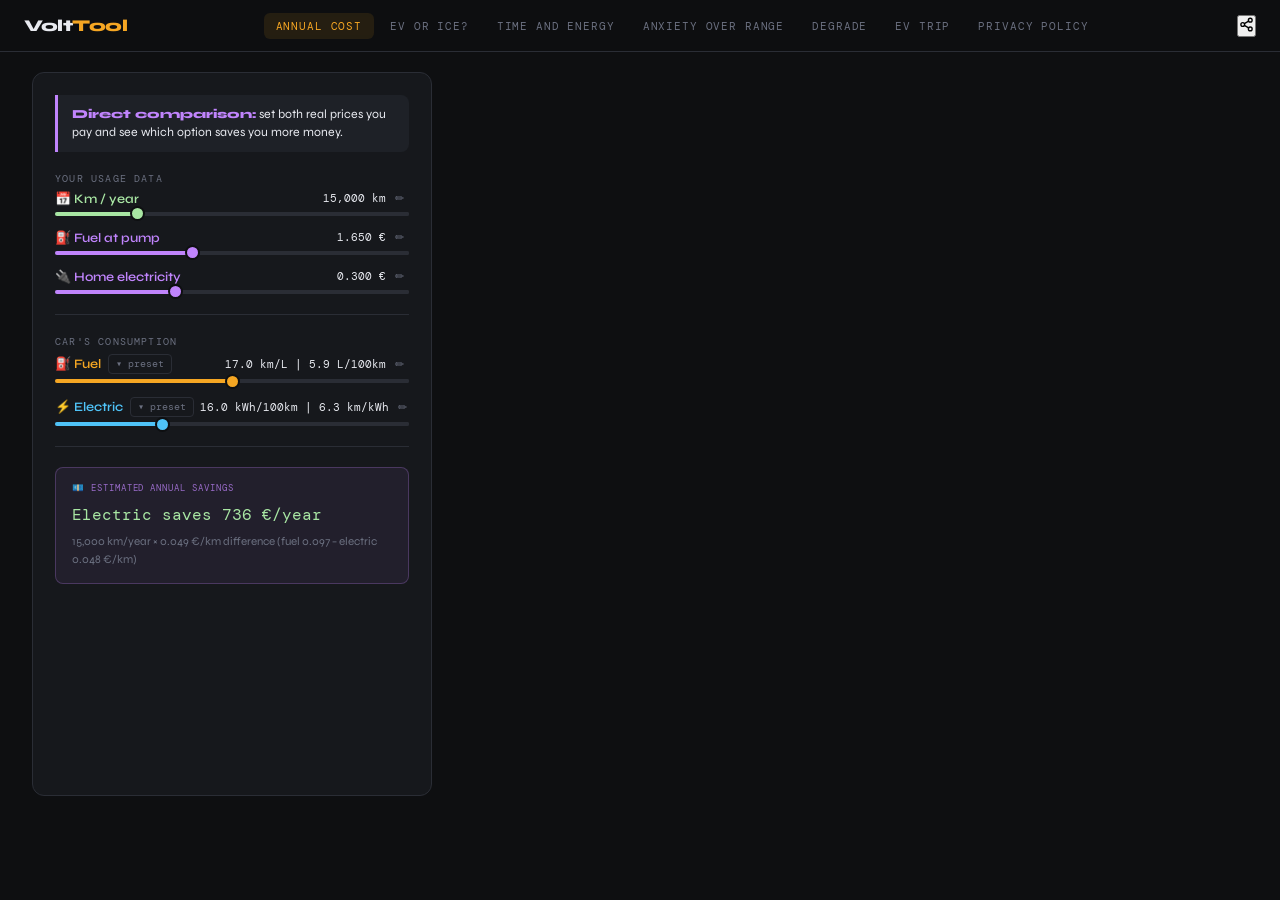
<file: index.html>
<!DOCTYPE html>
<html lang="it">

<head>
  <meta charset="UTF-8" />
  <meta name="viewport" content="width=device-width, initial-scale=1.0" />
  <title>VoltTool</title>
  <link rel="stylesheet" href="assets/css/fonts.css">
  <link rel="stylesheet" href="assets/css/shared.css">
  <script src="assets/js/chart.umd.min.js"></script>
</head>

<body>

  <!-- Nav iniettata da nav.js -->

  <!-- MODAL -->
  <div class="modal-overlay" id="modal-overlay">
    <div class="modal">
      <h3 id="modal-title"></h3>
      <p id="modal-desc"></p>
      <input type="number" id="modal-input" step="any" />
      <div class="modal-actions">
        <button class="btn btn-secondary" id="btn-cancel"></button>
        <button class="btn btn-primary" id="btn-ok"></button>
      </div>
    </div>
  </div>

  <!-- PRESET POPUPS -->
  <div class="preset-popup" id="popup-kml">
    <div class="preset-card" id="pc-kml-city"> <span class="pc-icon">🏙️</span><span class="pc-label"></span><span
        class="pc-value fuel-color">21 km/L</span></div>
    <div class="preset-card" id="pc-kml-mid"> <span class="pc-icon">🚗</span><span class="pc-label"></span><span
        class="pc-value fuel-color">17 km/L</span></div>
    <div class="preset-card" id="pc-kml-sport"> <span class="pc-icon">🏎️</span><span class="pc-label"></span><span
        class="pc-value fuel-color">12 km/L</span></div>
  </div>
  <div class="preset-popup" id="popup-kwh">
    <div class="preset-card" id="pc-kwh-city"> <span class="pc-icon">🏙️</span><span class="pc-label"></span><span
        class="pc-value elec-color">12 kWh/100</span></div>
    <div class="preset-card" id="pc-kwh-extra"> <span class="pc-icon">🛣️</span><span class="pc-label"></span><span
        class="pc-value elec-color">16 kWh/100</span></div>
    <div class="preset-card" id="pc-kwh-auto"> <span class="pc-icon">🛤️</span><span class="pc-label"></span><span
        class="pc-value elec-color">20 kWh/100</span></div>
  </div>

  <div class="app">
    <div class="panel">

      <!-- 1. TESTO GUIDA -->
      <div class="guide-box free-accent" id="guide-box">
        <p id="guide-text"></p>
      </div>

      <!-- 2. KM ANNUI + PREZZI REALI -->
      <div>
        <div class="section-label" id="sec-usage"></div>
        <div class="slider-group">

          <div class="slider-item">
            <div class="slider-header">
              <span class="slider-name neutral-color" id="sl-label-kmanno"></span>
              <div class="slider-value-wrap">
                <span class="slider-value" id="kmanno-display">—</span>
                <button class="edit-btn" onclick="openModal('kmanno')">✏</button>
              </div>
            </div>
            <input type="range" class="neutral" id="sl-kmanno" min="5000" max="50000" step="1000" value="15000">
          </div>

          <div class="slider-item">
            <div class="slider-header">
              <span class="slider-name save-color" id="sl-label-realfuel"></span>
              <div class="slider-value-wrap">
                <span class="slider-value" id="real-fuel-display">—</span>
                <button class="edit-btn" onclick="openModal('realfuel')">✏</button>
              </div>
            </div>
            <input type="range" class="save" id="sl-realfuel" min="0.50" max="3.50" step="0.01" value="1.65">
          </div>

          <div class="slider-item">
            <div class="slider-header">
              <span class="slider-name save-color" id="sl-label-realelec"></span>
              <div class="slider-value-wrap">
                <span class="slider-value" id="real-elec-display">—</span>
                <button class="edit-btn" onclick="openModal('realelec')">✏</button>
              </div>
            </div>
            <input type="range" class="save" id="sl-realelec" min="0.05" max="0.80" step="0.01" value="0.30">
          </div>

        </div>
      </div>

      <hr class="section-divider">

      <!-- 3. CONSUMI -->
      <div>
        <div class="section-label" id="sec-consumption"></div>
        <div class="slider-group">

          <div class="slider-item">
            <div class="slider-header">
              <span class="slider-name fuel-color">
                <span id="sl-label-fuel"></span>
                <div class="preset-wrapper">
                  <button class="preset-btn" onclick="togglePopup('popup-kml',this)">▾ preset</button>
                </div>
              </span>
              <div class="slider-value-wrap">
                <span class="slider-value" id="kml-display">—</span>
                <button class="edit-btn" onclick="openModal('kml')">✏</button>
              </div>
            </div>
            <input type="range" class="fuel" id="sl-kml" min="4" max="30" step="0.5" value="17">
          </div>

          <div class="slider-item">
            <div class="slider-header">
              <span class="slider-name elec-color">
                <span id="sl-label-elec"></span>
                <div class="preset-wrapper">
                  <button class="preset-btn" onclick="togglePopup('popup-kwh',this)">▾ preset</button>
                </div>
              </span>
              <div class="slider-value-wrap">
                <span class="slider-value" id="kwh-display">—</span>
                <button class="edit-btn" onclick="openModal('kwh')">✏</button>
              </div>
            </div>
            <input type="range" class="elec" id="sl-kwh" min="8" max="35" step="0.5" value="16">
          </div>

        </div>
      </div>

      <hr class="section-divider">

      <!-- 4. BOX RISULTATO -->
      <div class="result-box free-mode" id="result-box">
        <div class="rb-label purple" id="rb-sv-label"></div>
        <div class="rb-main" id="rb-sv-value">—</div>
        <div class="rb-note" id="rb-sv-note">—</div>
      </div>

    </div>

  </div>

  <!-- i18n deve stare prima di nav.js e del resto -->
  <script src="assets/js/i18n.js"></script>
  <script src="assets/js/nav.js"></script>
  <script>
    // ═══════════════════════════════════════════════════════════════
    // Applica testi i18n statici
    // ═══════════════════════════════════════════════════════════════
    document.title = t.pageTitle;
    document.getElementById('guide-text').innerHTML = t.guideFree;
    document.getElementById('sec-usage').textContent = t.secUsage;
    document.getElementById('sec-consumption').textContent = t.secConsumption;
    document.getElementById('sl-label-kmanno').textContent = t.slKmAnno;
    document.getElementById('sl-label-realfuel').textContent = t.slRealFuel;
    document.getElementById('sl-label-realelec').textContent = t.slRealElec;
    document.getElementById('sl-label-fuel').textContent = t.slFuel;
    document.getElementById('sl-label-elec').textContent = t.slElec;
    document.getElementById('rb-sv-label').textContent = t.rbSvLabel;
    document.getElementById('btn-ok').textContent = t.btnOk;
    document.getElementById('btn-cancel').textContent = t.btnCancel;

    // preset labels
    document.querySelector('#pc-kml-city  .pc-label').textContent = t.presetKmlCity;
    document.querySelector('#pc-kml-mid   .pc-label').textContent = t.presetKmlMid;
    document.querySelector('#pc-kml-sport .pc-label').textContent = t.presetKmlSport;
    document.querySelector('#pc-kwh-city  .pc-label').textContent = t.presetKwhCity;
    document.querySelector('#pc-kwh-extra .pc-label').textContent = t.presetKwhExtra;
    document.querySelector('#pc-kwh-auto  .pc-label').textContent = t.presetKwhAuto;

    // preset onclick (collegato ora che t è disponibile)
    document.getElementById('pc-kml-city').onclick = () => applyPreset('kml', 21);
    document.getElementById('pc-kml-mid').onclick = () => applyPreset('kml', 17);
    document.getElementById('pc-kml-sport').onclick = () => applyPreset('kml', 12);
    document.getElementById('pc-kwh-city').onclick = () => applyPreset('kwh', 12);
    document.getElementById('pc-kwh-extra').onclick = () => applyPreset('kwh', 16);
    document.getElementById('pc-kwh-auto').onclick = () => applyPreset('kwh', 20);

    // ═══════════════════════════════════════════════════════════════
    // Intl formatting
    // ═══════════════════════════════════════════════════════════════
    const fmtP3 = new Intl.NumberFormat(navigator.language, { minimumFractionDigits: 3, maximumFractionDigits: 3 });
    const fmtP1 = new Intl.NumberFormat(navigator.language, { minimumFractionDigits: 1, maximumFractionDigits: 1 });
    const fmtInt = new Intl.NumberFormat(navigator.language, { maximumFractionDigits: 0 });

    // ═══════════════════════════════════════════════════════════════
    // State + localStorage
    // ═══════════════════════════════════════════════════════════════
    const STORAGE_KEY = 'volttool_v4';
    const defaults = { kml: 17, kwh100: 16, realFuel: 1.65, realElec: 0.30, kmAnno: 15000 };
    function loadState() { try { const r = localStorage.getItem(STORAGE_KEY); if (r) return { ...defaults, ...JSON.parse(r) }; } catch (e) { } return { ...defaults }; }
    function saveState() { try { localStorage.setItem(STORAGE_KEY, JSON.stringify(state)); } catch (e) { } }

    const state = loadState();

    // ═══════════════════════════════════════════════════════════════
    // DOM refs
    // ═══════════════════════════════════════════════════════════════
    const slKml = document.getElementById('sl-kml');
    const slKwh = document.getElementById('sl-kwh');
    const slKmAnno = document.getElementById('sl-kmanno');
    const slRealFuel = document.getElementById('sl-realfuel');
    const slRealElec = document.getElementById('sl-realelec');

    // ═══════════════════════════════════════════════════════════════
    // Slider fill
    // ═══════════════════════════════════════════════════════════════
    function updateTrack(el) {
      const item = el.closest('.slider-item');
      if (item && item.style.display === 'none') return;
      const pct = (parseFloat(el.value) - parseFloat(el.min)) / (parseFloat(el.max) - parseFloat(el.min)) * 100;
      el.style.setProperty('--pct', pct + '%');
    }

    // ═══════════════════════════════════════════════════════════════
    // updateUI
    // ═══════════════════════════════════════════════════════════════
    function updateUI() {
      state.kml = parseFloat(slKml.value);
      state.kwh100 = parseFloat(slKwh.value);
      state.kmAnno = parseFloat(slKmAnno.value);
      state.realFuel = parseFloat(slRealFuel.value);
      state.realElec = parseFloat(slRealElec.value);

      [slKml, slKwh, slKmAnno, slRealFuel, slRealElec].forEach(updateTrack);

      document.getElementById('kml-display').textContent =
        `${fmtP1.format(state.kml)} ${t.unitKml} | ${fmtP1.format(100 / state.kml)} ${t.unitL100}`;
      document.getElementById('kwh-display').textContent =
        `${fmtP1.format(state.kwh100)} ${t.unitKwhKm} | ${fmtP1.format(100 / state.kwh100)} ${t.unitKmKwh}`;
      document.getElementById('real-fuel-display').textContent = fmtP3.format(state.realFuel) + ' €';
      document.getElementById('real-elec-display').textContent = fmtP3.format(state.realElec) + ' €';
      document.getElementById('kmanno-display').textContent = fmtInt.format(state.kmAnno) + ' km';

      const cpkmRealFuel = (1 / state.kml) * state.realFuel;
      const cpkmRealElec = (state.kwh100 / 100) * state.realElec;
      const diffPerKm = cpkmRealFuel - cpkmRealElec;
      const risparmio = diffPerKm * state.kmAnno;
      const absRisp = Math.abs(risparmio);
      const svEl = document.getElementById('rb-sv-value');
      const kmF = fmtInt.format(state.kmAnno);
      const cfF = fmtP3.format(cpkmRealFuel);
      const ceF = fmtP3.format(cpkmRealElec);
      const diffF = fmtP3.format(Math.abs(diffPerKm));
      const rispF = fmtInt.format(Math.round(absRisp));

      if (Math.abs(risparmio) < 0.50) {
        svEl.textContent = t.svZero;
        svEl.className = 'rb-main zero';
        document.getElementById('rb-sv-note').textContent = t.svNoteZero;
      } else if (diffPerKm > 0) {
        svEl.textContent = t.svElecWins(rispF);
        svEl.className = 'rb-main elec-save';
        document.getElementById('rb-sv-note').textContent = t.svNoteElec(kmF, cfF, ceF, diffF);
      } else {
        svEl.textContent = t.svFuelWins(rispF);
        svEl.className = 'rb-main fuel-save';
        document.getElementById('rb-sv-note').textContent = t.svNoteFuel(kmF, cfF, ceF, diffF);
      }

    }

    // ═══════════════════════════════════════════════════════════════
    // Preset popup
    // ═══════════════════════════════════════════════════════════════
    let activePopup = null;
    function togglePopup(popupId, btn) {
      const popup = document.getElementById(popupId);
      if (activePopup && activePopup !== popup) activePopup.classList.remove('open');
      if (popup.classList.contains('open')) { popup.classList.remove('open'); activePopup = null; return; }
      const rect = btn.getBoundingClientRect();
      popup.style.top = (rect.bottom + 6) + 'px';
      popup.style.left = rect.left + 'px';
      popup.classList.add('open');
      activePopup = popup;
    }
    function applyPreset(field, value) {
      if (field === 'kml') { state.kml = value; slKml.value = Math.max(4, Math.min(30, value)); }
      if (field === 'kwh') { state.kwh100 = value; slKwh.value = Math.max(8, Math.min(35, value)); }
      if (activePopup) { activePopup.classList.remove('open'); activePopup = null; }
      updateUI(); saveState();
    }
    document.addEventListener('click', e => {
      if (activePopup && !activePopup.contains(e.target) && !e.target.classList.contains('preset-btn')) {
        activePopup.classList.remove('open'); activePopup = null;
      }
    });

    // ═══════════════════════════════════════════════════════════════
    // Modal
    // ═══════════════════════════════════════════════════════════════
    let modalTarget = null;
    const modalCfg = {
      kml: { title: () => t.modalTitleKml, desc: () => t.modalDescKml, min: 1, max: 200, step: 0.1, stateKey: 'kml', slid: () => slKml, slidMin: 4, slidMax: 30 },
      kwh: { title: () => t.modalTitleKwh, desc: () => t.modalDescKwh, min: 1, max: 200, step: 0.1, stateKey: 'kwh100', slid: () => slKwh, slidMin: 8, slidMax: 35 },
      kmanno: { title: () => t.modalTitleKmanno, desc: () => t.modalDescKmanno, min: 1000, max: 500000, step: 1000, stateKey: 'kmAnno', slid: () => slKmAnno, slidMin: 5000, slidMax: 50000 },
      realfuel: { title: () => t.modalTitleRFuel, desc: () => t.modalDescRFuel, min: 0.001, max: 50, step: 0.001, stateKey: 'realFuel', slid: () => slRealFuel, slidMin: 0.5, slidMax: 3.5 },
      realelec: { title: () => t.modalTitleRElec, desc: () => t.modalDescRElec, min: 0.001, max: 50, step: 0.001, stateKey: 'realElec', slid: () => slRealElec, slidMin: 0.05, slidMax: 0.8 },
    };
    function openModal(target) {
      modalTarget = target;
      const cfg = modalCfg[target];
      document.getElementById('modal-title').textContent = cfg.title();
      document.getElementById('modal-desc').textContent = cfg.desc();
      const inp = document.getElementById('modal-input');
      inp.min = cfg.min; inp.max = cfg.max; inp.step = cfg.step; inp.value = state[cfg.stateKey];
      document.getElementById('modal-overlay').classList.add('open');
      setTimeout(() => { inp.focus(); inp.select(); }, 60);
    }
    function closeModal() { document.getElementById('modal-overlay').classList.remove('open'); modalTarget = null; }
    function confirmModal() {
      if (!modalTarget) return;
      const cfg = modalCfg[modalTarget];
      let val = parseFloat(document.getElementById('modal-input').value);
      if (isNaN(val)) { closeModal(); return; }
      val = Math.max(cfg.min, val);
      state[cfg.stateKey] = val;
      cfg.slid().value = Math.max(cfg.slidMin, Math.min(cfg.slidMax, val));
      closeModal(); updateUI(); saveState();
    }
    document.getElementById('modal-overlay').addEventListener('click', e => { if (e.target === e.currentTarget) closeModal(); });
    document.addEventListener('keydown', e => { if (e.key === 'Escape') closeModal(); });
    document.getElementById('modal-input').addEventListener('keydown', e => { if (e.key === 'Enter') confirmModal(); });
    document.getElementById('btn-ok').addEventListener('click', confirmModal);
    document.getElementById('btn-cancel').addEventListener('click', closeModal);

    // ═══════════════════════════════════════════════════════════════
    // Event listeners + Init
    // ═══════════════════════════════════════════════════════════════
    [slKml, slKwh, slKmAnno, slRealFuel, slRealElec].forEach(sl => {
      sl.addEventListener('input', updateUI);
      sl.addEventListener('change', () => { saveState(); });
    });

    slKml.value = Math.max(4, Math.min(30, state.kml));
    slKwh.value = Math.max(8, Math.min(35, state.kwh100));
    slKmAnno.value = Math.max(5000, Math.min(50000, state.kmAnno));
    slRealFuel.value = Math.max(0.5, Math.min(3.5, state.realFuel));
    slRealElec.value = Math.max(0.05, Math.min(0.8, state.realElec));

    updateUI();
    saveState();
  </script>
</body>

</html>
</file>
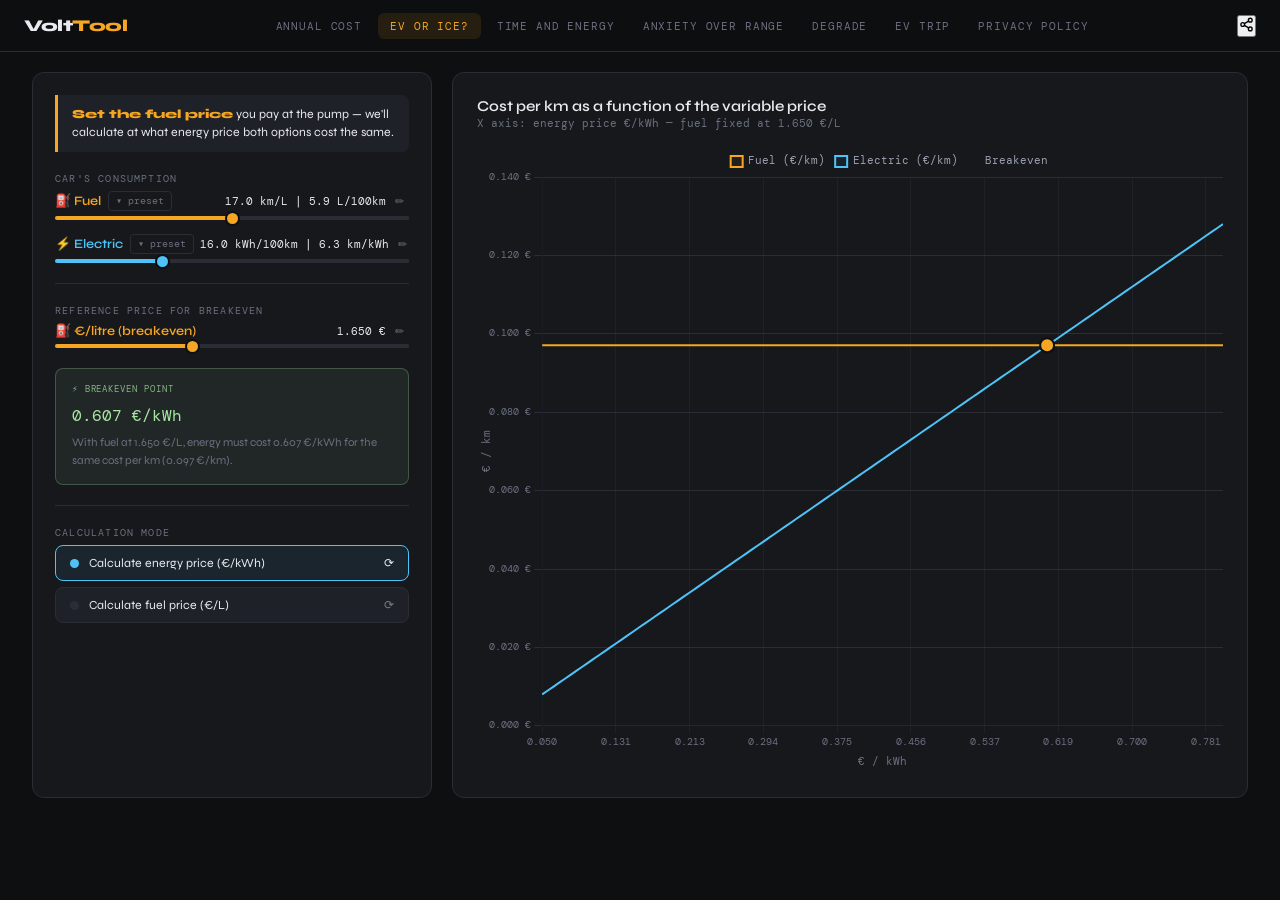
<file: breakeven.html>
<!DOCTYPE html>
<html lang="it">

<head>
  <meta charset="UTF-8" />
  <meta name="viewport" content="width=device-width, initial-scale=1.0" />
  <title>VoltTool</title>
  <link rel="stylesheet" href="assets/css/fonts.css">
  <link rel="stylesheet" href="assets/css/shared.css">
  <script src="assets/js/chart.umd.min.js"></script>
</head>

<body>

  <!-- Nav iniettata da nav.js -->

  <!-- MODAL -->
  <div class="modal-overlay" id="modal-overlay">
    <div class="modal">
      <h3 id="modal-title"></h3>
      <p id="modal-desc"></p>
      <input type="number" id="modal-input" step="any" />
      <div class="modal-actions">
        <button class="btn btn-secondary" id="btn-cancel"></button>
        <button class="btn btn-primary" id="btn-ok"></button>
      </div>
    </div>
  </div>

  <!-- PRESET POPUPS -->
  <div class="preset-popup" id="popup-kml">
    <div class="preset-card" id="pc-kml-city"> <span class="pc-icon">🏙️</span><span class="pc-label"></span><span
        class="pc-value fuel-color">21 km/L</span></div>
    <div class="preset-card" id="pc-kml-mid"> <span class="pc-icon">🚗</span><span class="pc-label"></span><span
        class="pc-value fuel-color">17 km/L</span></div>
    <div class="preset-card" id="pc-kml-sport"> <span class="pc-icon">🏎️</span><span class="pc-label"></span><span
        class="pc-value fuel-color">12 km/L</span></div>
  </div>
  <div class="preset-popup" id="popup-kwh">
    <div class="preset-card" id="pc-kwh-city"> <span class="pc-icon">🏙️</span><span class="pc-label"></span><span
        class="pc-value elec-color">12 kWh/100</span></div>
    <div class="preset-card" id="pc-kwh-extra"> <span class="pc-icon">🛣️</span><span class="pc-label"></span><span
        class="pc-value elec-color">16 kWh/100</span></div>
    <div class="preset-card" id="pc-kwh-auto"> <span class="pc-icon">🛤️</span><span class="pc-label"></span><span
        class="pc-value elec-color">20 kWh/100</span></div>
  </div>

  <div class="app">
    <div class="panel">

      <!-- 1. TESTO GUIDA -->
      <div class="guide-box" id="guide-box">
        <p id="guide-text"></p>
      </div>

      <!-- 2. CONSUMI -->
      <div>
        <div class="section-label" id="sec-consumption"></div>
        <div class="slider-group">

          <div class="slider-item">
            <div class="slider-header">
              <span class="slider-name fuel-color">
                <span id="sl-label-fuel"></span>
                <div class="preset-wrapper">
                  <button class="preset-btn" onclick="togglePopup('popup-kml',this)">▾ preset</button>
                </div>
              </span>
              <div class="slider-value-wrap">
                <span class="slider-value" id="kml-display">—</span>
                <button class="edit-btn" onclick="openModal('kml')">✏</button>
              </div>
            </div>
            <input type="range" class="fuel" id="sl-kml" min="4" max="30" step="0.5" value="17">
          </div>

          <div class="slider-item">
            <div class="slider-header">
              <span class="slider-name elec-color">
                <span id="sl-label-elec"></span>
                <div class="preset-wrapper">
                  <button class="preset-btn" onclick="togglePopup('popup-kwh',this)">▾ preset</button>
                </div>
              </span>
              <div class="slider-value-wrap">
                <span class="slider-value" id="kwh-display">—</span>
                <button class="edit-btn" onclick="openModal('kwh')">✏</button>
              </div>
            </div>
            <input type="range" class="elec" id="sl-kwh" min="8" max="35" step="0.5" value="16">
          </div>

        </div>
      </div>

      <hr class="section-divider">

      <!-- 3. PREZZI BREAKEVEN -->
      <div id="section-breakeven-prices">
        <div class="section-label" id="sec-breakeven"></div>
        <div class="slider-group">

          <div class="slider-item" id="item-pfuel">
            <div class="slider-header">
              <span class="slider-name fuel-color" id="sl-label-pfuel"></span>
              <div class="slider-value-wrap">
                <span class="slider-value" id="price-fuel-display">—</span>
                <button class="edit-btn" id="edit-pfuel-btn" onclick="openModal('pfuel')">✏</button>
              </div>
            </div>
            <input type="range" class="fuel" id="sl-pfuel" min="0.50" max="3.50" step="0.01" value="1.65">
          </div>

          <div class="slider-item" id="item-pelec">
            <div class="slider-header">
              <span class="slider-name elec-color" id="sl-label-pelec"></span>
              <div class="slider-value-wrap">
                <span class="slider-value" id="price-elec-display">—</span>
                <button class="edit-btn" id="edit-pelec-btn" onclick="openModal('pelec')">✏</button>
              </div>
            </div>
            <input type="range" class="elec" id="sl-pelec" min="0.05" max="0.80" step="0.01" value="0.30">
          </div>

        </div>
      </div>

      <!-- 4. BOX RISULTATO -->
      <div class="result-box breakeven" id="result-box">
        <div class="rb-label green" id="rb-be-label"></div>
        <div class="rb-main green" id="rb-be-value">—</div>
        <div class="rb-note" id="rb-be-note">—</div>
      </div>

      <!-- 5. MODALITÀ -->
      <hr class="section-divider">
      <div>
        <div class="section-label" id="sec-mode"></div>
        <div class="mode-group">
          <button class="mode-btn" id="mode-elec" onclick="setMode('elec')">
            <span class="dot"></span><span id="mode-elec-label"></span><span class="mode-icon">⟳</span>
          </button>
          <button class="mode-btn" id="mode-fuel" onclick="setMode('fuel')">
            <span class="dot"></span><span id="mode-fuel-label"></span><span class="mode-icon">⟳</span>
          </button>
        </div>
      </div>

    </div>

    <!-- CHART -->
    <div class="chart-panel">
      <div>
        <div class="chart-title" id="chart-title"></div>
        <div class="chart-subtitle" id="chart-subtitle">—</div>
      </div>
      <div class="chart-container" id="chart-container">
        <canvas id="myChart"></canvas>
      </div>
      <div class="chart-placeholder" id="chart-placeholder" style="display:none;">
        <p id="chart-placeholder-text"></p>
      </div>
    </div>
  </div>

  <!-- i18n deve stare prima di nav.js e del resto -->
  <script src="assets/js/i18n.js"></script>
  <script src="assets/js/nav.js"></script>
  <script>
    // ═══════════════════════════════════════════════════════════════
    // Applica testi i18n statici
    // ═══════════════════════════════════════════════════════════════
    document.title = t.pageTitle;
    document.getElementById('sec-consumption').textContent = t.secConsumption;
    document.getElementById('sec-breakeven').textContent = t.secBreakeven;
    document.getElementById('sec-mode').textContent = t.secMode;
    document.getElementById('sl-label-fuel').textContent = t.slFuel;
    document.getElementById('sl-label-elec').textContent = t.slElec;
    document.getElementById('sl-label-pfuel').textContent = t.slPFuel;
    document.getElementById('sl-label-pelec').textContent = t.slPElec;
    document.getElementById('rb-be-label').textContent = t.rbBeLabel;
    document.getElementById('mode-elec-label').textContent = t.modeElec;
    document.getElementById('mode-fuel-label').textContent = t.modeFuel;
    document.getElementById('chart-title').textContent = t.chartTitle;
    document.getElementById('chart-placeholder-text').textContent = t.chartPlaceholder;
    document.getElementById('btn-ok').textContent = t.btnOk;
    document.getElementById('btn-cancel').textContent = t.btnCancel;

    // preset labels
    document.querySelector('#pc-kml-city  .pc-label').textContent = t.presetKmlCity;
    document.querySelector('#pc-kml-mid   .pc-label').textContent = t.presetKmlMid;
    document.querySelector('#pc-kml-sport .pc-label').textContent = t.presetKmlSport;
    document.querySelector('#pc-kwh-city  .pc-label').textContent = t.presetKwhCity;
    document.querySelector('#pc-kwh-extra .pc-label').textContent = t.presetKwhExtra;
    document.querySelector('#pc-kwh-auto  .pc-label').textContent = t.presetKwhAuto;

    // preset onclick (collegato ora che t è disponibile)
    document.getElementById('pc-kml-city').onclick = () => applyPreset('kml', 21);
    document.getElementById('pc-kml-mid').onclick = () => applyPreset('kml', 17);
    document.getElementById('pc-kml-sport').onclick = () => applyPreset('kml', 12);
    document.getElementById('pc-kwh-city').onclick = () => applyPreset('kwh', 12);
    document.getElementById('pc-kwh-extra').onclick = () => applyPreset('kwh', 16);
    document.getElementById('pc-kwh-auto').onclick = () => applyPreset('kwh', 20);

    // ═══════════════════════════════════════════════════════════════
    // Intl formatting
    // ═══════════════════════════════════════════════════════════════
    const fmtP3 = new Intl.NumberFormat(navigator.language, { minimumFractionDigits: 3, maximumFractionDigits: 3 });
    const fmtP1 = new Intl.NumberFormat(navigator.language, { minimumFractionDigits: 1, maximumFractionDigits: 1 });
    const fmtInt = new Intl.NumberFormat(navigator.language, { maximumFractionDigits: 0 });

    // ═══════════════════════════════════════════════════════════════
    // State + localStorage
    // ═══════════════════════════════════════════════════════════════
    const STORAGE_KEY = 'volttool_v4';
    const defaults = { kml: 17, kwh100: 16, pFuel: 1.65, pElec: 0.30, mode: 'elec' };
    function loadState() { try { const r = localStorage.getItem(STORAGE_KEY); if (r) return { ...defaults, ...JSON.parse(r) }; } catch (e) { } return { ...defaults }; }
    function saveState() { try { localStorage.setItem(STORAGE_KEY, JSON.stringify(state)); } catch (e) { } }

    const state = loadState();
    let mode = state.mode;

    // ═══════════════════════════════════════════════════════════════
    // DOM refs
    // ═══════════════════════════════════════════════════════════════
    const slKml = document.getElementById('sl-kml');
    const slKwh = document.getElementById('sl-kwh');
    const slPFuel = document.getElementById('sl-pfuel');
    const slPElec = document.getElementById('sl-pelec');

    // ═══════════════════════════════════════════════════════════════
    // Chart
    // ═══════════════════════════════════════════════════════════════
    const CHART_STEPS = 120;
    const RANGE_DEFAULTS = { elec: { xMin: 0.05, xMax: 0.80 }, fuel: { xMin: 0.50, xMax: 3.50 } };
    let chartRange = { xMin: null, xMax: null, axis: null };

    function getStableRange(breakEven, axis) {
      if (chartRange.axis !== axis || chartRange.xMin === null) chartRange = { ...RANGE_DEFAULTS[axis], axis };
      const span = chartRange.xMax - chartRange.xMin;
      if (breakEven < chartRange.xMin + span * 0.15) chartRange.xMin = Math.max(0.001, breakEven - span * 0.4);
      if (breakEven > chartRange.xMax - span * 0.15) chartRange.xMax = breakEven + span * 0.4;
      return { xMin: chartRange.xMin, xMax: chartRange.xMax, step: (chartRange.xMax - chartRange.xMin) / CHART_STEPS };
    }
    function resetChartRange() { chartRange = { xMin: null, xMax: null, axis: null }; }

    const chart = new Chart(document.getElementById('myChart').getContext('2d'), {
      type: 'line',
      data: { labels: [], datasets: [] },
      options: {
        responsive: true, maintainAspectRatio: false,
        animation: { duration: 150 },
        interaction: { mode: 'index', intersect: false },
        plugins: {
          legend: { labels: { color: '#9aa0b0', font: { family: 'DM Mono', size: 11 }, boxWidth: 12 } },
          tooltip: {
            backgroundColor: '#1e2127', borderColor: '#2a2d35', borderWidth: 1,
            titleColor: '#e8eaf0', bodyColor: '#9aa0b0',
            titleFont: { family: 'DM Mono', size: 11 }, bodyFont: { family: 'DM Mono', size: 11 },
            callbacks: { label: c => c.parsed.y != null ? ` ${c.dataset.label}: ${fmtP3.format(c.parsed.y)} €/km` : '' }
          }
        },
        scales: {
          x: { ticks: { color: '#6b7080', font: { family: 'DM Mono', size: 10 }, maxTicksLimit: 10 }, grid: { color: '#1e2127' }, title: { display: true, color: '#6b7080', font: { family: 'DM Mono', size: 11 } } },
          y: { ticks: { color: '#6b7080', font: { family: 'DM Mono', size: 10 }, callback: v => fmtP3.format(v) + ' €' }, grid: { color: '#2a2d35' }, title: { display: true, text: t.axisEuroKmY, color: '#6b7080', font: { family: 'DM Mono', size: 11 } } }
        }
      }
    });

    // ═══════════════════════════════════════════════════════════════
    // Mode
    // ═══════════════════════════════════════════════════════════════
    function setMode(m) {
      mode = m; state.mode = m;
      document.getElementById('mode-elec').className = 'mode-btn' + (mode === 'elec' ? ' active-elec' : '');
      document.getElementById('mode-fuel').className = 'mode-btn' + (mode === 'fuel' ? ' active-fuel' : '');

      const guideBox = document.getElementById('guide-box');
      const guideText = document.getElementById('guide-text');
      if (mode === 'elec') { guideBox.className = 'guide-box'; guideText.innerHTML = t.guideElec; }
      if (mode === 'fuel') { guideBox.className = 'guide-box elec-accent'; guideText.innerHTML = t.guideFuel; }

      document.getElementById('item-pfuel').style.display = mode === 'fuel' ? 'none' : '';
      document.getElementById('item-pelec').style.display = mode === 'elec' ? 'none' : '';

      const rb = document.getElementById('result-box');
      const beVisible = mode !== 'free';
      document.getElementById('rb-be-label').style.display = beVisible ? '' : 'none';
      document.getElementById('rb-be-value').style.display = beVisible ? '' : 'none';
      document.getElementById('rb-be-note').style.display = beVisible ? '' : 'none';

      resetChartRange();
      updateUI();
      updateChart();
      saveState();
    }

    // ═══════════════════════════════════════════════════════════════
    // Slider fill
    // ═══════════════════════════════════════════════════════════════
    function updateTrack(el) {
      const item = el.closest('.slider-item');
      if (item && item.style.display === 'none') return;
      const pct = (parseFloat(el.value) - parseFloat(el.min)) / (parseFloat(el.max) - parseFloat(el.min)) * 100;
      el.style.setProperty('--pct', pct + '%');
    }

    // ═══════════════════════════════════════════════════════════════
    // updateUI
    // ═══════════════════════════════════════════════════════════════
    function updateUI() {
      state.kml = parseFloat(slKml.value);
      state.kwh100 = parseFloat(slKwh.value);
      
      if (mode === 'elec') {
        state.pFuel = parseFloat(slPFuel.value);
        state.pElec = state.pFuel / (state.kml * (state.kwh100 / 100));
      } else if (mode === 'fuel') {
        state.pElec = parseFloat(slPElec.value);
        state.pFuel = (state.kwh100 / 100) * state.pElec * state.kml;
      }

      [slKml, slKwh, slPFuel, slPElec].forEach(updateTrack);

      document.getElementById('kml-display').textContent =
        `${fmtP1.format(state.kml)} ${t.unitKml} | ${fmtP1.format(100 / state.kml)} ${t.unitL100}`;
      document.getElementById('kwh-display').textContent =
        `${fmtP1.format(state.kwh100)} ${t.unitKwhKm} | ${fmtP1.format(100 / state.kwh100)} ${t.unitKmKwh}`;

      const fuelDisp = document.getElementById('price-fuel-display');
      const elecDisp = document.getElementById('price-elec-display');
      fuelDisp.textContent = fmtP3.format(state.pFuel) + ' €';
      elecDisp.textContent = fmtP3.format(state.pElec) + ' €';
      fuelDisp.className = 'slider-value' + (mode === 'fuel' ? ' computed' : '');
      elecDisp.className = 'slider-value' + (mode === 'elec' ? ' computed' : '');

      const cpkm = (1 / state.kml) * state.pFuel;
      const pFF = fmtP3.format(state.pFuel);
      const pEF = fmtP3.format(state.pElec);
      const cpkmF = fmtP3.format(cpkm);
      if (mode === 'elec') {
        document.getElementById('rb-be-value').textContent = t.beValueElec(pEF);
        document.getElementById('rb-be-note').textContent = t.beNoteElec(pFF, pEF, cpkmF);
      } else {
        document.getElementById('rb-be-value').textContent = t.beValueFuel(pFF);
        document.getElementById('rb-be-note').textContent = t.beNoteFuel(pEF, pFF, cpkmF);
      }
    }

    // ═══════════════════════════════════════════════════════════════
    // updateChart
    // ═══════════════════════════════════════════════════════════════
    function updateChart() {
      if (mode === 'free') return;
      const labels = [], fuelLine = [], elecLine = [];
      let breakEven, axis;

      if (mode === 'elec') {
        axis = 'elec'; breakEven = state.pElec;
        chart.options.scales.x.title.text = t.axisEuroKwh;
        document.getElementById('chart-subtitle').textContent = t.chartSubElec(fmtP3.format(state.pFuel));
        const { xMin, xMax, step } = getStableRange(breakEven, axis);
        for (let p = xMin; p <= xMax + step * 0.01; p += step) {
          labels.push(fmtP3.format(p));
          fuelLine.push((1 / state.kml) * state.pFuel);
          elecLine.push((state.kwh100 / 100) * p);
        }
      } else {
        axis = 'fuel'; breakEven = state.pFuel;
        chart.options.scales.x.title.text = t.axisEuroL;
        document.getElementById('chart-subtitle').textContent = t.chartSubFuel(fmtP3.format(state.pElec));
        const { xMin, xMax, step } = getStableRange(breakEven, axis);
        for (let p = xMin; p <= xMax + step * 0.01; p += step) {
          labels.push(fmtP3.format(p));
          fuelLine.push((1 / state.kml) * p);
          elecLine.push((state.kwh100 / 100) * state.pElec);
        }
      }

      const step = (chartRange.xMax - chartRange.xMin) / CHART_STEPS;
      const ci = Math.max(0, Math.min(labels.length - 1, Math.round((breakEven - chartRange.xMin) / step)));

      chart.data.labels = labels;
      chart.data.datasets = [
        {
          label: t.dsLabelFuel, data: fuelLine, borderColor: '#f5a623', backgroundColor: 'rgba(245,166,35,.06)', borderWidth: 2,
          pointRadius: fuelLine.map((_, i) => i === ci ? 7 : 0), pointBackgroundColor: '#f5a623', pointBorderColor: '#0e0f11', pointBorderWidth: 2, tension: 0, fill: false
        },
        {
          label: t.dsLabelElec, data: elecLine, borderColor: '#4fc3f7', backgroundColor: 'rgba(79,195,247,.06)', borderWidth: 2,
          pointRadius: elecLine.map((_, i) => i === ci ? 7 : 0), pointBackgroundColor: '#4fc3f7', pointBorderColor: '#0e0f11', pointBorderWidth: 2, tension: 0, fill: false
        },
        {
          label: t.dsLabelParity, data: fuelLine.map((v, i) => i === ci ? v : null),
          borderColor: 'transparent', backgroundColor: 'transparent',
          pointRadius: fuelLine.map((_, i) => i === ci ? 12 : 0), pointStyle: 'star', pointBorderWidth: 0, pointBackgroundColor: '#a8e6a3',
          fill: false, spanGaps: false
        }
      ];
      chart.update();
    }

    // ═══════════════════════════════════════════════════════════════
    // Preset popup
    // ═══════════════════════════════════════════════════════════════
    let activePopup = null;
    function togglePopup(popupId, btn) {
      const popup = document.getElementById(popupId);
      if (activePopup && activePopup !== popup) activePopup.classList.remove('open');
      if (popup.classList.contains('open')) { popup.classList.remove('open'); activePopup = null; return; }
      const rect = btn.getBoundingClientRect();
      popup.style.top = (rect.bottom + 6) + 'px';
      popup.style.left = rect.left + 'px';
      popup.classList.add('open');
      activePopup = popup;
    }
    function applyPreset(field, value) {
      if (field === 'kml') { state.kml = value; slKml.value = Math.max(4, Math.min(30, value)); }
      if (field === 'kwh') { state.kwh100 = value; slKwh.value = Math.max(8, Math.min(35, value)); }
      if (activePopup) { activePopup.classList.remove('open'); activePopup = null; }
      resetChartRange();
      updateUI(); updateChart(); saveState();
    }
    document.addEventListener('click', e => {
      if (activePopup && !activePopup.contains(e.target) && !e.target.classList.contains('preset-btn')) {
        activePopup.classList.remove('open'); activePopup = null;
      }
    });

    // ═══════════════════════════════════════════════════════════════
    // Modal
    // ═══════════════════════════════════════════════════════════════
    let modalTarget = null;
    const modalCfg = {
      kml: { title: () => t.modalTitleKml, desc: () => t.modalDescKml, min: 1, max: 200, step: 0.1, stateKey: 'kml', slid: () => slKml, slidMin: 4, slidMax: 30 },
      kwh: { title: () => t.modalTitleKwh, desc: () => t.modalDescKwh, min: 1, max: 200, step: 0.1, stateKey: 'kwh100', slid: () => slKwh, slidMin: 8, slidMax: 35 },
      pfuel: { title: () => t.modalTitlePfuel, desc: () => t.modalDescPfuel, min: 0.001, max: 50, step: 0.001, stateKey: 'pFuel', slid: () => slPFuel, slidMin: 0.5, slidMax: 3.5 },
      pelec: { title: () => t.modalTitlePelec, desc: () => t.modalDescPelec, min: 0.001, max: 50, step: 0.001, stateKey: 'pElec', slid: () => slPElec, slidMin: 0.05, slidMax: 0.8 },
    };
    function openModal(target) {
      modalTarget = target;
      const cfg = modalCfg[target];
      document.getElementById('modal-title').textContent = cfg.title();
      document.getElementById('modal-desc').textContent = cfg.desc();
      const inp = document.getElementById('modal-input');
      inp.min = cfg.min; inp.max = cfg.max; inp.step = cfg.step; inp.value = state[cfg.stateKey];
      document.getElementById('modal-overlay').classList.add('open');
      setTimeout(() => { inp.focus(); inp.select(); }, 60);
    }
    function closeModal() { document.getElementById('modal-overlay').classList.remove('open'); modalTarget = null; }
    function confirmModal() {
      if (!modalTarget) return;
      const cfg = modalCfg[modalTarget];
      let val = parseFloat(document.getElementById('modal-input').value);
      if (isNaN(val)) { closeModal(); return; }
      val = Math.max(cfg.min, val);
      state[cfg.stateKey] = val;
      cfg.slid().value = Math.max(cfg.slidMin, Math.min(cfg.slidMax, val));
      if (modalTarget === 'kml' || modalTarget === 'kwh') resetChartRange();
      closeModal(); updateUI(); updateChart(); saveState();
    }
    document.getElementById('modal-overlay').addEventListener('click', e => { if (e.target === e.currentTarget) closeModal(); });
    document.addEventListener('keydown', e => { if (e.key === 'Escape') closeModal(); });
    document.getElementById('modal-input').addEventListener('keydown', e => { if (e.key === 'Enter') confirmModal(); });
    document.getElementById('btn-ok').addEventListener('click', confirmModal);
    document.getElementById('btn-cancel').addEventListener('click', closeModal);

    // ═══════════════════════════════════════════════════════════════
    // Event listeners + Init
    // ═══════════════════════════════════════════════════════════════
    [slKml, slKwh, slPFuel, slPElec].forEach(sl => {
      sl.addEventListener('input', updateUI);
      sl.addEventListener('change', () => { updateChart(); saveState(); });
    });
    [slKml, slKwh].forEach(sl => sl.addEventListener('change', resetChartRange));

    slKml.value = Math.max(4, Math.min(30, state.kml));
    slKwh.value = Math.max(8, Math.min(35, state.kwh100));
    slPFuel.value = Math.max(0.5, Math.min(3.5, state.pFuel));
    slPElec.value = Math.max(0.05, Math.min(0.8, state.pElec));

    setMode(mode);
  </script>
</body>

</html>
</file>
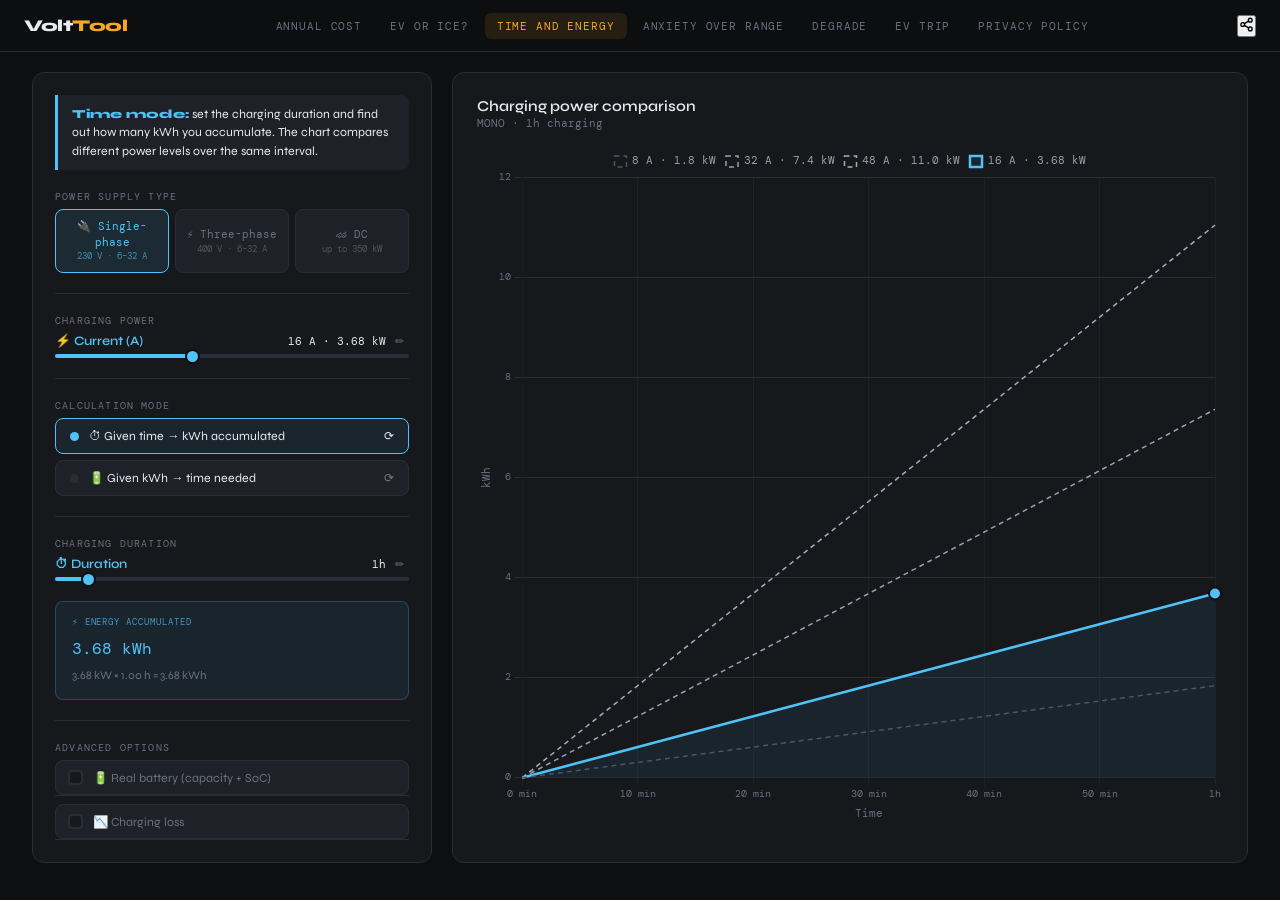
<file: charging.html>
<!DOCTYPE html>
<html lang="it">

<head>
  <meta charset="UTF-8" />
  <meta name="viewport" content="width=device-width, initial-scale=1.0" />
  <title>VoltTool — Ricarica</title>
  <link rel="stylesheet" href="assets/css/fonts.css">
  <link rel="stylesheet" href="assets/css/shared.css">
  <script src="assets/js/chart.umd.min.js"></script>
  <style>
    /* ── tipo alimentazione ── */
    .phase-group {
      display: flex;
      gap: 6px;
    }
    .phase-btn {
      flex: 1;
      padding: 9px 6px;
      border-radius: 8px;
      border: 1px solid var(--border);
      background: var(--surface2);
      color: var(--muted);
      font-family: 'DM Mono', monospace;
      font-size: 0.74rem;
      cursor: pointer;
      transition: border-color .15s, background .15s, color .15s;
      text-align: center;
      line-height: 1.4;
    }
    .phase-btn:hover { border-color: var(--muted); color: var(--text); }
    .phase-btn.active {
      border-color: var(--elec);
      background: rgba(79, 195, 247, .10);
      color: var(--elec);
    }
    .phase-btn .phase-sub {
      display: block;
      font-size: .62rem;
      opacity: .65;
    }

    /* ── result box variante elec ── */
    .result-box.charging {
      background: rgba(79, 195, 247, .07);
      border: 1px solid rgba(79, 195, 247, .25);
    }
    .rb-label.elec { color: var(--elec); }
    .rb-main.elec  { color: var(--elec); }

    /* ── accordion ── */
    .accordion-item { display: flex; flex-direction: column; }

    .check-item {
      display: flex;
      align-items: center;
      gap: 10px;
      padding: 9px 12px;
      border-radius: 8px;
      border: 1px solid var(--border);
      background: var(--surface2);
      cursor: pointer;
      transition: border-color .15s, background .15s;
      font-size: 0.82rem;
      color: var(--muted);
      user-select: none;
    }
    .check-item:hover { border-color: var(--muted); color: var(--text); }
    .check-item.active {
      border-color: var(--elec);
      background: rgba(79, 195, 247, .08);
      color: var(--text);
      border-radius: 8px 8px 0 0;
      border-bottom-color: transparent;
    }
    .chk-box {
      width: 15px; height: 15px;
      border-radius: 4px;
      border: 2px solid var(--border);
      background: var(--surface);
      flex-shrink: 0;
      display: flex; align-items: center; justify-content: center;
      transition: border-color .15s, background .15s;
      font-size: 0.65rem;
      color: transparent;
    }
    .check-item.active .chk-box {
      border-color: var(--elec);
      background: var(--elec);
      color: #0e0f11;
    }
    .acc-panel {
      overflow: hidden;
      max-height: 0;
      transition: max-height .28s ease, padding .28s ease;
      padding: 0 14px;
      border: 1px solid var(--border);
      border-top: none;
      border-radius: 0 0 8px 8px;
      background: var(--surface2);
    }
    .acc-panel.open { max-height: 700px; padding: 14px; }
    .acc-panel .slider-group { gap: 14px; }

    /* mini result dentro uso reale */
    .mini-result {
      background: rgba(79,195,247,.06);
      border: 1px solid rgba(79,195,247,.2);
      border-radius: 6px;
      padding: 8px 12px;
      display: flex;
      justify-content: space-between;
      align-items: baseline;
      gap: 8px;
    }
    .mini-result-label {
      font-family: 'DM Mono', monospace;
      font-size: 0.65rem;
      color: var(--muted);
      text-transform: uppercase;
      letter-spacing: .08em;
    }
    .mini-result-value {
      font-family: 'DM Mono', monospace;
      font-size: 0.9rem;
      color: var(--elec);
    }

    /* curva note */
    .curve-note {
      font-family: 'DM Mono', monospace;
      font-size: 0.7rem;
      color: var(--muted);
      line-height: 1.5;
    }

    /* cap info grafico */
    .chart-cap-info {
      font-family: 'DM Mono', monospace;
      font-size: .68rem;
      color: var(--muted);
      text-align: right;
    }
  </style>
</head>

<body>

  <!-- Nav iniettata da nav.js -->

  <!-- MODAL numerica -->
  <div class="modal-overlay" id="modal-overlay">
    <div class="modal">
      <h3 id="modal-title"></h3>
      <p id="modal-desc"></p>
      <input type="number" id="modal-input" step="any" />
      <div class="modal-actions">
        <button class="btn btn-secondary" id="btn-cancel"></button>
        <button class="btn btn-primary" id="btn-ok"></button>
      </div>
    </div>
  </div>

  <div class="app">
    <div class="panel">

      <!-- 1. GUIDA -->
      <div class="guide-box elec-accent" id="guide-box">
        <p id="guide-text"></p>
      </div>

      <!-- 2. TIPO DI ALIMENTAZIONE -->
      <div>
        <div class="section-label" id="sec-phase"></div>
        <div class="phase-group">
          <button class="phase-btn" id="ph-mono" onclick="setPhase('mono')">
            <span id="ph-mono-label"></span>
            <span class="phase-sub" id="ph-mono-sub"></span>
          </button>
          <button class="phase-btn" id="ph-tri" onclick="setPhase('tri')">
            <span id="ph-tri-label"></span>
            <span class="phase-sub" id="ph-tri-sub"></span>
          </button>
          <button class="phase-btn" id="ph-dc" onclick="setPhase('dc')">
            <span id="ph-dc-label"></span>
            <span class="phase-sub" id="ph-dc-sub"></span>
          </button>
        </div>
      </div>

      <hr class="section-divider">

      <!-- 3. POTENZA DI RICARICA -->
      <div>
        <div class="section-label" id="sec-power"></div>
        <div class="slider-group">
          <div class="slider-item">
            <div class="slider-header">
              <span class="slider-name elec-color" id="sl-label-power"></span>
              <div class="slider-value-wrap">
                <span class="slider-value" id="power-display">—</span>
                <button class="edit-btn" onclick="openModal('power')">✏</button>
              </div>
            </div>
            <input type="range" class="elec" id="sl-power" min="6" max="32" step="1" value="16">
          </div>
        </div>
      </div>

      <hr class="section-divider">

      <!-- 4. MODALITÀ -->
      <div>
        <div class="section-label" id="sec-mode"></div>
        <div class="mode-group">
          <button class="mode-btn" id="mode-time" onclick="setMode('time')">
            <span class="dot"></span><span id="mode-time-label"></span><span class="mode-icon">⟳</span>
          </button>
          <button class="mode-btn" id="mode-kwh" onclick="setMode('kwh')">
            <span class="dot"></span><span id="mode-kwh-label"></span><span class="mode-icon">⟳</span>
          </button>
        </div>
      </div>

      <hr class="section-divider">

      <!-- 5. INPUT PRINCIPALE -->
      <div>
        <div class="section-label" id="sec-input"></div>
        <div class="slider-group">

          <div class="slider-item" id="item-time">
            <div class="slider-header">
              <span class="slider-name elec-color" id="sl-label-time"></span>
              <div class="slider-value-wrap">
                <span class="slider-value" id="time-display">—</span>
                <button class="edit-btn" onclick="openModal('time')">✏</button>
              </div>
            </div>
            <input type="range" class="elec" id="sl-time" min="5" max="720" step="5" value="60">
          </div>

          <div class="slider-item" id="item-kwh">
            <div class="slider-header">
              <span class="slider-name elec-color" id="sl-label-kwh"></span>
              <div class="slider-value-wrap">
                <span class="slider-value" id="kwh-display">—</span>
                <button class="edit-btn" onclick="openModal('kwh')">✏</button>
              </div>
            </div>
            <input type="range" class="elec" id="sl-kwh" min="1" max="100" step="0.5" value="20">
          </div>

        </div>
      </div>

      <!-- 6. RISULTATO -->
      <div class="result-box charging" id="result-box">
        <div class="rb-label elec" id="rb-ch-label"></div>
        <div class="rb-main elec" id="rb-ch-value">—</div>
        <div class="rb-note" id="rb-ch-note" style="white-space:pre-line"></div>
      </div>

      <hr class="section-divider">

      <!-- 7. OPZIONI AGGIUNTIVE -->
      <div>
        <div class="section-label" id="sec-options"></div>
        <div style="display:flex; flex-direction:column; gap:8px;">

          <!-- Uso reale -->
          <div class="accordion-item">
            <div class="check-item" id="chk-real" onclick="toggleOption('real')">
              <span class="chk-box">✓</span>
              <span id="chk-real-label"></span>
            </div>
            <div class="acc-panel" id="panel-real">
              <div class="slider-group">

                <div class="slider-item">
                  <div class="slider-header">
                    <span class="slider-name neutral-color" id="sl-label-capacity"></span>
                    <div class="slider-value-wrap">
                      <span class="slider-value" id="capacity-display">—</span>
                      <button class="edit-btn" onclick="openModal('capacity')">✏</button>
                    </div>
                  </div>
                  <input type="range" class="neutral" id="sl-capacity" min="10" max="120" step="1" value="60">
                </div>

                <div class="slider-item">
                  <div class="slider-header">
                    <span class="slider-name neutral-color" id="sl-label-soc-start"></span>
                    <div class="slider-value-wrap">
                      <span class="slider-value" id="soc-start-display">—</span>
                    </div>
                  </div>
                  <input type="range" class="neutral" id="sl-soc-start" min="0" max="99" step="1" value="20">
                </div>

                <div class="slider-item">
                  <div class="slider-header">
                    <span class="slider-name neutral-color" id="sl-label-soc-end"></span>
                    <div class="slider-value-wrap">
                      <span class="slider-value" id="soc-end-display">—</span>
                    </div>
                  </div>
                  <input type="range" class="neutral" id="sl-soc-end" min="1" max="100" step="1" value="80">
                </div>

                <div class="mini-result">
                  <span class="mini-result-label" id="mini-real-label"></span>
                  <span class="mini-result-value" id="real-kwh-value">—</span>
                </div>

                <!-- Curva decrescente: solo DC, dentro uso reale -->
                <div id="curve-wrapper" style="display:none; flex-direction:column; gap:0;">
                  <div class="accordion-item">
                    <div class="check-item" id="chk-curve" onclick="toggleOption('curve')">
                      <span class="chk-box">✓</span>
                      <span id="chk-curve-label"></span>
                    </div>
                    <div class="acc-panel" id="panel-curve">
                      <div class="slider-group">

                        <div class="slider-item">
                          <div class="slider-header">
                            <span class="slider-name elec-color" id="sl-label-curve-thresh"></span>
                            <div class="slider-value-wrap">
                              <span class="slider-value" id="curve-thresh-display">—</span>
                            </div>
                          </div>
                          <input type="range" class="elec" id="sl-curve-thresh" min="50" max="95" step="5" value="80">
                        </div>

                        <div class="slider-item">
                          <div class="slider-header">
                            <span class="slider-name elec-color" id="sl-label-curve-end"></span>
                            <div class="slider-value-wrap">
                              <span class="slider-value" id="curve-end-display">—</span>
                            </div>
                          </div>
                          <input type="range" class="elec" id="sl-curve-end" min="5" max="70" step="5" value="30">
                        </div>

                        <div class="curve-note" id="curve-note-text"></div>

                      </div>
                    </div>
                  </div>
                </div>

              </div>
            </div>
          </div>

          <!-- Perdita di ricarica -->
          <div class="accordion-item">
            <div class="check-item" id="chk-loss" onclick="toggleOption('loss')">
              <span class="chk-box">✓</span>
              <span id="chk-loss-label"></span>
            </div>
            <div class="acc-panel" id="panel-loss">
              <div class="slider-group">
                <div class="slider-item">
                  <div class="slider-header">
                    <span class="slider-name elec-color" id="sl-label-loss"></span>
                    <div class="slider-value-wrap">
                      <span class="slider-value" id="loss-display">—</span>
                    </div>
                  </div>
                  <input type="range" class="elec" id="sl-loss" min="1" max="10" step="1" value="5">
                </div>
              </div>
            </div>
          </div>

        </div>
      </div>

    </div>

    <!-- CHART PANEL -->
    <div class="chart-panel">
      <div>
        <div class="chart-title" id="chart-title"></div>
        <div class="chart-subtitle" id="chart-subtitle">—</div>
      </div>
      <div class="chart-cap-info" id="chart-cap-info" style="display:none;"></div>
      <div class="chart-container">
        <canvas id="myChart"></canvas>
      </div>
    </div>
  </div>

  <script src="assets/js/i18n.js"></script>
  <script src="assets/js/i18n_charging.js"></script>
  <script src="assets/js/nav.js"></script>
  <script>
    // ═══════════════════════════════════════════════════════════════
    // Applica testi i18n statici
    // ═══════════════════════════════════════════════════════════════
    document.title = t.pageTitle;
    document.getElementById('sec-phase').textContent      = tC.secPhase;
    document.getElementById('sec-power').textContent      = tC.secPower;
    document.getElementById('sec-mode').textContent       = tC.secMode;
    document.getElementById('sec-options').textContent    = tC.secOptions;
    document.getElementById('ph-mono-label').textContent  = tC.phMono;
    document.getElementById('ph-mono-sub').textContent    = tC.phMonoSub;
    document.getElementById('ph-tri-label').textContent   = tC.phTri;
    document.getElementById('ph-tri-sub').textContent     = tC.phTriSub;
    document.getElementById('ph-dc-label').textContent    = tC.phDc;
    document.getElementById('ph-dc-sub').textContent      = tC.phDcSub;
    document.getElementById('mode-time-label').textContent = tC.modeTimeBtn;
    document.getElementById('mode-kwh-label').textContent  = tC.modeKwhBtn;
    document.getElementById('sl-label-time').textContent       = tC.slTime;
    document.getElementById('sl-label-kwh').textContent        = tC.slKwh;
    document.getElementById('sl-label-capacity').textContent   = tC.slCapacity;
    document.getElementById('sl-label-soc-start').textContent  = tC.slSocStart;
    document.getElementById('sl-label-soc-end').textContent    = tC.slSocEnd;
    document.getElementById('sl-label-loss').textContent       = tC.slLoss;
    document.getElementById('sl-label-curve-thresh').textContent = tC.slCurveThresh;
    document.getElementById('sl-label-curve-end').textContent   = tC.slCurveEnd;
    document.getElementById('chk-real-label').textContent   = tC.chkRealLabel;
    document.getElementById('chk-curve-label').textContent  = tC.chkCurveLabel;
    document.getElementById('chk-loss-label').textContent   = tC.chkLossLabel;
    document.getElementById('mini-real-label').textContent  = tC.miniRealLabel;
    document.getElementById('chart-title').textContent      = tC.chartTitle;
    document.getElementById('btn-ok').textContent           = tC.btnOk;
    document.getElementById('btn-cancel').textContent       = tC.btnCancel;

    // ═══════════════════════════════════════════════════════════════
    // Intl formatting
    // ═══════════════════════════════════════════════════════════════
    const fmtP1  = new Intl.NumberFormat(navigator.language, { minimumFractionDigits: 1, maximumFractionDigits: 1 });
    const fmtP2  = new Intl.NumberFormat(navigator.language, { minimumFractionDigits: 2, maximumFractionDigits: 2 });
    const fmtInt = new Intl.NumberFormat(navigator.language, { maximumFractionDigits: 0 });

    // ═══════════════════════════════════════════════════════════════
    // State + localStorage
    // ═══════════════════════════════════════════════════════════════
    const STORAGE_KEY = 'volttool_charging_v2';
    const defaults = {
      phase: 'mono', amps: 16, powerDc: 50,
      time: 60, kwh: 20, mode: 'time',
      optReal: false, optLoss: false, optCurve: false,
      capacity: 60, socStart: 20, socEnd: 80,
      loss: 5, curveThresh: 80, curveEnd: 30,
    };
    function loadState() {
      try { const r = localStorage.getItem(STORAGE_KEY); if (r) return { ...defaults, ...JSON.parse(r) }; } catch (e) {}
      return { ...defaults };
    }
    function saveState() { try { localStorage.setItem(STORAGE_KEY, JSON.stringify(state)); } catch (e) {} }
    const state = loadState();

    // ═══════════════════════════════════════════════════════════════
    // DOM refs
    // ═══════════════════════════════════════════════════════════════
    const slPower      = document.getElementById('sl-power');
    const slTime       = document.getElementById('sl-time');
    const slKwh        = document.getElementById('sl-kwh');
    const slCapacity   = document.getElementById('sl-capacity');
    const slSocStart   = document.getElementById('sl-soc-start');
    const slSocEnd     = document.getElementById('sl-soc-end');
    const slLoss       = document.getElementById('sl-loss');
    const slCurveThresh= document.getElementById('sl-curve-thresh');
    const slCurveEnd   = document.getElementById('sl-curve-end');

    // ═══════════════════════════════════════════════════════════════
    // Helpers
    // ═══════════════════════════════════════════════════════════════
    function kwFromAC(amps, phase) {
      return phase === 'mono' ? (amps * 230) / 1000 : (amps * 400 * Math.sqrt(3)) / 1000;
    }
    function currentPowerKw() {
      return state.phase === 'dc' ? state.powerDc : kwFromAC(state.amps, state.phase);
    }

    // ═══════════════════════════════════════════════════════════════
    // Chart
    // ═══════════════════════════════════════════════════════════════
    const CHART_POWERS = {
      mono: [1.84, 3.68, 7.36, 11.04],  // 8A 16A 32A mono + 16A tri
      tri:  [2.77, 5.54, 11.07, 22.15], // 4A 8A 16A 32A tri
      dc:   [50, 100, 150, 250],
    };
    const COMPARE_COLORS = ['#4a5568', '#6b7280', '#94a3b8', '#a0aec0'];
    const SELECTED_COLOR = '#4fc3f7';

    const chart = new Chart(document.getElementById('myChart').getContext('2d'), {
      type: 'line',
      data: { datasets: [] },
      options: {
        responsive: true, maintainAspectRatio: false,
        animation: { duration: 150 },
        interaction: { mode: 'index', intersect: false },
        plugins: {
          legend: { labels: { color: '#9aa0b0', font: { family: 'DM Mono', size: 11 }, boxWidth: 12 } },
          tooltip: {
            backgroundColor: '#1e2127', borderColor: '#2a2d35', borderWidth: 1,
            titleColor: '#e8eaf0', bodyColor: '#9aa0b0',
            titleFont: { family: 'DM Mono', size: 11 }, bodyFont: { family: 'DM Mono', size: 11 },
            callbacks: {
              title: items => tC.fmtMin(items[0].parsed.x),
              label: c => ` ${c.dataset.label}: ${fmtP2.format(c.parsed.y)} kWh`,
            }
          }
        },
        scales: {
          x: {
            type: 'linear',
            ticks: { color: '#6b7080', font: { family: 'DM Mono', size: 10 }, maxTicksLimit: 8,
                     callback: v => tC.fmtMin(v) },
            grid: { color: '#1e2127' },
            title: { display: true, text: tC.axisTime, color: '#6b7080', font: { family: 'DM Mono', size: 11 } }
          },
          y: {
            ticks: { color: '#6b7080', font: { family: 'DM Mono', size: 10 } },
            grid: { color: '#2a2d35' },
            title: { display: true, text: tC.axisKwh, color: '#6b7080', font: { family: 'DM Mono', size: 11 } },
            beginAtZero: true,
          }
        }
      }
    });

    // ═══════════════════════════════════════════════════════════════
    // Curva di ricarica — simulazione minuto per minuto
    // ═══════════════════════════════════════════════════════════════
    function buildCurve(targetKwh, maxKw, useCurve) {
      const points = [{ x: 0, y: 0 }];
      let acc = 0, min = 0;
      while (acc < targetKwh - 1e-9 && min < 2880) {
        min++;
        let pwr = maxKw;
        if (useCurve && state.capacity > 0) {
          const soc = ((state.socStart / 100) * state.capacity + acc) / state.capacity * 100;
          if (soc >= state.curveThresh) {
            const t = Math.min(1, (soc - state.curveThresh) / (100 - state.curveThresh));
            pwr = maxKw * Math.max(state.curveEnd / 100, 1 - t * (1 - state.curveEnd / 100));
          }
        }
        acc = Math.min(acc + pwr / 60, targetKwh);
        points.push({ x: min, y: acc });
      }
      return points;
    }

    function sample(pts, max) {
      max = max || 300;
      if (pts.length <= max) return pts;
      const step = Math.ceil(pts.length / max);
      return pts.filter(function(_, i) { return i % step === 0 || i === pts.length - 1; });
    }

    function grossKwhForPower(kw) {
      const lossF = 1 + state.loss / 100;
      let net;
      if (state.mode === 'time') {
        net = kw * (state.time / 60);
        if (state.optReal) net = Math.min(net, Math.max(0, (state.socEnd - state.socStart) / 100 * state.capacity));
      } else {
        net = state.kwh;
        if (state.optReal) net = Math.min(net, Math.max(0, (state.socEnd - state.socStart) / 100 * state.capacity));
      }
      return { net: net, gross: state.optLoss ? net * lossF : net };
    }

    function ptsForPower(kw) {
      const g = grossKwhForPower(kw);
      const useCurve = state.optCurve && state.optReal && state.phase === 'dc';
      if (useCurve) return buildCurve(g.gross, kw, true);
      const mins = (g.gross / kw) * 60;
      return [{ x: 0, y: 0 }, { x: mins, y: g.gross }];
    }

    // ═══════════════════════════════════════════════════════════════
    // Slider fill
    // ═══════════════════════════════════════════════════════════════
    function updateTrack(el) {
      const item = el.closest('.slider-item');
      if (item && item.style.display === 'none') return;
      const pct = (parseFloat(el.value) - parseFloat(el.min)) / (parseFloat(el.max) - parseFloat(el.min)) * 100;
      el.style.setProperty('--pct', pct + '%');
    }

    // ═══════════════════════════════════════════════════════════════
    // updateUI  — reattivo (ogni input slider)
    // updateChart — differito (solo su change, via debounce)
    // ═══════════════════════════════════════════════════════════════
    function updateUI() {
      // Leggi slider
      if (state.phase === 'dc') state.powerDc = parseFloat(slPower.value);
      else                      state.amps    = parseFloat(slPower.value);
      if (state.mode === 'time') state.time = parseFloat(slTime.value);
      if (state.mode === 'kwh')  state.kwh  = parseFloat(slKwh.value);
      if (state.optReal) {
        state.capacity = parseFloat(slCapacity.value);
        state.socStart = parseFloat(slSocStart.value);
        state.socEnd   = parseFloat(slSocEnd.value);
        if (state.socEnd <= state.socStart) {
          state.socEnd = state.socStart + 1;
          slSocEnd.value = state.socEnd;
        }
      }
      if (state.optLoss)  state.loss        = parseFloat(slLoss.value);
      if (state.optCurve) {
        state.curveThresh = parseFloat(slCurveThresh.value);
        state.curveEnd    = parseFloat(slCurveEnd.value);
      }

      // Track fill
      [slPower, slTime, slKwh, slCapacity, slSocStart, slSocEnd,
       slLoss, slCurveThresh, slCurveEnd].forEach(updateTrack);

      const kw = currentPowerKw();

      // Display potenza
      document.getElementById('power-display').textContent = state.phase === 'dc'
        ? fmtP1.format(kw) + ' kW'
        : fmtInt.format(state.amps) + ' A · ' + fmtP2.format(kw) + ' kW';

      // Display input
      document.getElementById('time-display').textContent = tC.fmtMin(state.time);
      document.getElementById('kwh-display').textContent  = fmtP1.format(state.kwh) + ' kWh';

      // Display uso reale
      if (state.optReal) {
        document.getElementById('capacity-display').textContent  = fmtP1.format(state.capacity) + ' kWh';
        document.getElementById('soc-start-display').textContent = fmtInt.format(state.socStart) + '%';
        document.getElementById('soc-end-display').textContent   = fmtInt.format(state.socEnd) + '%';
        const delta = Math.max(0, (state.socEnd - state.socStart) / 100 * state.capacity);
        document.getElementById('real-kwh-value').textContent = fmtP2.format(delta) + ' kWh';
      }
      if (state.optLoss)
        document.getElementById('loss-display').textContent = fmtInt.format(state.loss) + '%';
      if (state.optCurve) {
        document.getElementById('curve-thresh-display').textContent = fmtInt.format(state.curveThresh) + '%';
        document.getElementById('curve-end-display').textContent    = fmtInt.format(state.curveEnd) + '%';
        document.getElementById('curve-note-text').textContent = tC.curveNote(state.curveThresh, state.curveEnd);
      }

      // Risultato
      const kw2 = currentPowerKw();
      const g = grossKwhForPower(kw2);
      const useCurve = state.optCurve && state.optReal && state.phase === 'dc';
      const pts = ptsForPower(kw2);
      const totalMin = pts[pts.length - 1].x;

      if (state.mode === 'time') {
        document.getElementById('rb-ch-label').textContent = tC.rbLabelTime;
        document.getElementById('rb-ch-value').textContent = fmtP2.format(g.net) + ' kWh';
        let note = tC.rbNoteTime(fmtP2.format(kw2), fmtP2.format(state.time / 60), fmtP2.format(kw2 * state.time / 60));
        if (state.optLoss) note += '\n' + tC.rbNoteLoss(fmtInt.format(state.loss), fmtP2.format(g.net));
        if (state.optReal && g.net < kw2 * state.time / 60)
          note += '\n' + tC.rbNoteSocCap(fmtInt.format(state.socStart), fmtInt.format(state.socEnd));
        document.getElementById('rb-ch-note').textContent = note;
      } else {
        document.getElementById('rb-ch-label').textContent = tC.rbLabelKwh;
        document.getElementById('rb-ch-value').textContent = tC.fmtMin(totalMin);
        let note = tC.rbNoteKwh(fmtP2.format(g.gross), fmtP2.format(kw2));
        if (state.optLoss) note += '\n' + tC.rbNoteLossKwh(fmtP2.format(g.net), fmtInt.format(state.loss), fmtP2.format(g.gross));
        document.getElementById('rb-ch-note').textContent = note;
      }

      // Cap info
      if (state.optReal) {
        const delta = Math.max(0, (state.socEnd - state.socStart) / 100 * state.capacity);
        document.getElementById('chart-cap-info').style.display = 'block';
        document.getElementById('chart-cap-info').textContent =
          tC.capInfo(fmtInt.format(state.socStart), fmtInt.format(state.socEnd), fmtP2.format(delta));
      } else {
        document.getElementById('chart-cap-info').style.display = 'none';
      }
    }

    let _chartTimer = null;
    function scheduleChartUpdate() {
      clearTimeout(_chartTimer);
      _chartTimer = setTimeout(updateChart, 300);
    }

    function updateChart() {
      const kw = currentPowerKw();
      const comparePowers = CHART_POWERS[state.phase];
      const useCurve = state.optCurve && state.optReal && state.phase === 'dc';
      const tension  = useCurve ? 0.2 : 0;
      const datasets = [];

      comparePowers.forEach(function(pw, i) {
        if (Math.abs(pw - kw) < 0.5) return;
        const pts = sample(ptsForPower(pw));
        const label = state.phase !== 'dc'
          ? tC.dsLabelAC(fmtInt.format(Math.round(pw * 1000 / (state.phase === 'mono' ? 230 : 400 * Math.sqrt(3)))), fmtP1.format(pw))
          : tC.dsLabelDC(fmtInt.format(pw));
        datasets.push({
          label: label, data: pts,
          borderColor: COMPARE_COLORS[i % COMPARE_COLORS.length],
          backgroundColor: 'transparent',
          borderWidth: 1.5, borderDash: [5, 4],
          tension: tension, pointRadius: 0, fill: false,
        });
      });

      const selPts  = sample(ptsForPower(kw));
      const selLabel = state.phase === 'dc'
        ? tC.dsLabelDC(fmtP1.format(kw))
        : tC.dsLabelAC(fmtInt.format(state.amps), fmtP2.format(kw));

      datasets.push({
        label: selLabel, data: selPts,
        borderColor: SELECTED_COLOR, backgroundColor: 'rgba(79,195,247,.07)',
        borderWidth: 2.5, tension: tension, fill: true,
        pointRadius: selPts.map(function(_, i) { return i === selPts.length - 1 ? 6 : 0; }),
        pointBackgroundColor: SELECTED_COLOR, pointBorderColor: '#0e0f11', pointBorderWidth: 2,
      });

      chart.data.datasets = datasets;

      const modeStr = state.mode === 'time'
        ? tC.chartModeTime(tC.fmtMin(state.time))
        : tC.chartModeKwh(fmtP1.format(state.kwh));
      document.getElementById('chart-subtitle').textContent =
        state.phase.toUpperCase() + ' · ' + modeStr;

      chart.update();
    }

    // ═══════════════════════════════════════════════════════════════
    // Accordion
    // ═══════════════════════════════════════════════════════════════
    function applyAccordion(opt, active) {
      document.getElementById('chk-' + opt).classList.toggle('active', active);
      document.getElementById('panel-' + opt).classList.toggle('open', active);
    }
    function toggleOption(opt) {
      const key = 'opt' + opt.charAt(0).toUpperCase() + opt.slice(1);
      state[key] = !state[key];
      applyAccordion(opt, state[key]);
      updateUI(); updateChart(); saveState();
    }

    // ═══════════════════════════════════════════════════════════════
    // Fase
    // ═══════════════════════════════════════════════════════════════
    function setPhase(ph) {
      state.phase = ph;
      ['mono', 'tri', 'dc'].forEach(function(p) {
        document.getElementById('ph-' + p).classList.toggle('active', p === ph);
      });
      if (ph === 'dc') {
        slPower.min = 7; slPower.max = 350; slPower.step = 1;
        slPower.value = Math.max(7, Math.min(350, state.powerDc));
        document.getElementById('sl-label-power').textContent = tC.slPowerDC;
        document.getElementById('curve-wrapper').style.display = 'flex';
      } else {
        slPower.min = 6; slPower.max = 32; slPower.step = 1;
        slPower.value = Math.max(6, Math.min(32, state.amps));
        document.getElementById('sl-label-power').textContent = tC.slPowerAC;
        document.getElementById('curve-wrapper').style.display = 'none';
        if (state.optCurve) { state.optCurve = false; applyAccordion('curve', false); }
      }
      updateTrack(slPower);
      updateUI(); updateChart(); saveState();
    }

    // ═══════════════════════════════════════════════════════════════
    // Modalità
    // ═══════════════════════════════════════════════════════════════
    function setMode(m) {
      state.mode = m;
      document.getElementById('mode-time').className = 'mode-btn' + (m === 'time' ? ' active-elec' : '');
      document.getElementById('mode-kwh').className  = 'mode-btn' + (m === 'kwh'  ? ' active-elec' : '');
      document.getElementById('item-time').style.display = m === 'time' ? '' : 'none';
      document.getElementById('item-kwh').style.display  = m === 'kwh'  ? '' : 'none';
      document.getElementById('sec-input').textContent   = m === 'time' ? tC.secInputTime : tC.secInputKwh;
      document.getElementById('guide-text').innerHTML    = m === 'time' ? tC.guideTime    : tC.guideKwh;
      updateUI(); updateChart(); saveState();
    }

    // ═══════════════════════════════════════════════════════════════
    // Modal
    // ═══════════════════════════════════════════════════════════════
    let modalTarget = null;
    const modalCfg = {
      power: {
        title: function() { return state.phase === 'dc' ? tC.modalTitlePowerDC : tC.modalTitlePowerAC; },
        desc:  function() { return state.phase === 'dc' ? tC.modalDescPowerDC  : tC.modalDescPowerAC;  },
        min: 1, max: 350, step: 1,
        stateKey: function() { return state.phase === 'dc' ? 'powerDc' : 'amps'; },
        slid: function() { return slPower; },
        slidMin: function() { return state.phase === 'dc' ? 7 : 6; },
        slidMax: function() { return state.phase === 'dc' ? 350 : 32; },
      },
      time: {
        title: function() { return tC.modalTitleTime; }, desc: function() { return tC.modalDescTime; },
        min: 1, max: 14400, step: 1,
        stateKey: function() { return 'time'; }, slid: function() { return slTime; }, slidMin: function() { return 5; }, slidMax: function() { return 720; },
      },
      kwh: {
        title: function() { return tC.modalTitleKwh; }, desc: function() { return tC.modalDescKwh; },
        min: 0.1, max: 300, step: 0.5,
        stateKey: function() { return 'kwh'; }, slid: function() { return slKwh; }, slidMin: function() { return 1; }, slidMax: function() { return 100; },
      },
      capacity: {
        title: function() { return tC.modalTitleCap; }, desc: function() { return tC.modalDescCap; },
        min: 5, max: 300, step: 1,
        stateKey: function() { return 'capacity'; }, slid: function() { return slCapacity; }, slidMin: function() { return 10; }, slidMax: function() { return 120; },
      },
    };

    function openModal(target) {
      modalTarget = target;
      const cfg = modalCfg[target];
      document.getElementById('modal-title').textContent = cfg.title();
      document.getElementById('modal-desc').textContent  = cfg.desc();
      const inp = document.getElementById('modal-input');
      inp.min = cfg.min; inp.max = cfg.max; inp.step = cfg.step;
      inp.value = state[cfg.stateKey()];
      document.getElementById('modal-overlay').classList.add('open');
      setTimeout(function() { inp.focus(); inp.select(); }, 60);
    }
    function closeModal() { document.getElementById('modal-overlay').classList.remove('open'); modalTarget = null; }
    function confirmModal() {
      if (!modalTarget) return;
      const cfg = modalCfg[modalTarget];
      let val = parseFloat(document.getElementById('modal-input').value);
      if (isNaN(val)) { closeModal(); return; }
      val = Math.max(cfg.min, val);
      state[cfg.stateKey()] = val;
      cfg.slid().value = Math.max(cfg.slidMin(), Math.min(cfg.slidMax(), val));
      closeModal(); updateUI(); updateChart(); saveState();
    }
    document.getElementById('modal-overlay').addEventListener('click', function(e) { if (e.target === e.currentTarget) closeModal(); });
    document.addEventListener('keydown', function(e) { if (e.key === 'Escape') closeModal(); });
    document.getElementById('modal-input').addEventListener('keydown', function(e) { if (e.key === 'Enter') confirmModal(); });
    document.getElementById('btn-ok').addEventListener('click', confirmModal);
    document.getElementById('btn-cancel').addEventListener('click', closeModal);

    // ═══════════════════════════════════════════════════════════════
    // Event listeners slider — updateUI su input, chart su change
    // ═══════════════════════════════════════════════════════════════
    [slPower, slTime, slKwh, slCapacity, slSocStart, slSocEnd,
     slLoss, slCurveThresh, slCurveEnd].forEach(function(sl) {
      sl.addEventListener('input', updateUI);
      sl.addEventListener('change', function() { updateChart(); saveState(); });
    });

    // ═══════════════════════════════════════════════════════════════
    // Init
    // ═══════════════════════════════════════════════════════════════
    ['real', 'loss', 'curve'].forEach(function(opt) {
      const key = 'opt' + opt.charAt(0).toUpperCase() + opt.slice(1);
      applyAccordion(opt, state[key]);
    });

    slTime.value        = Math.max(5,   Math.min(720,  state.time));
    slKwh.value         = Math.max(1,   Math.min(100,  state.kwh));
    slCapacity.value    = Math.max(10,  Math.min(120,  state.capacity));
    slSocStart.value    = Math.max(0,   Math.min(99,   state.socStart));
    slSocEnd.value      = Math.max(1,   Math.min(100,  state.socEnd));
    slLoss.value        = Math.max(1,   Math.min(10,   state.loss));
    slCurveThresh.value = Math.max(50,  Math.min(95,   state.curveThresh));
    slCurveEnd.value    = Math.max(5,   Math.min(70,   state.curveEnd));

    setPhase(state.phase);
    setMode(state.mode);
  </script>
</body>

</html>
</file>
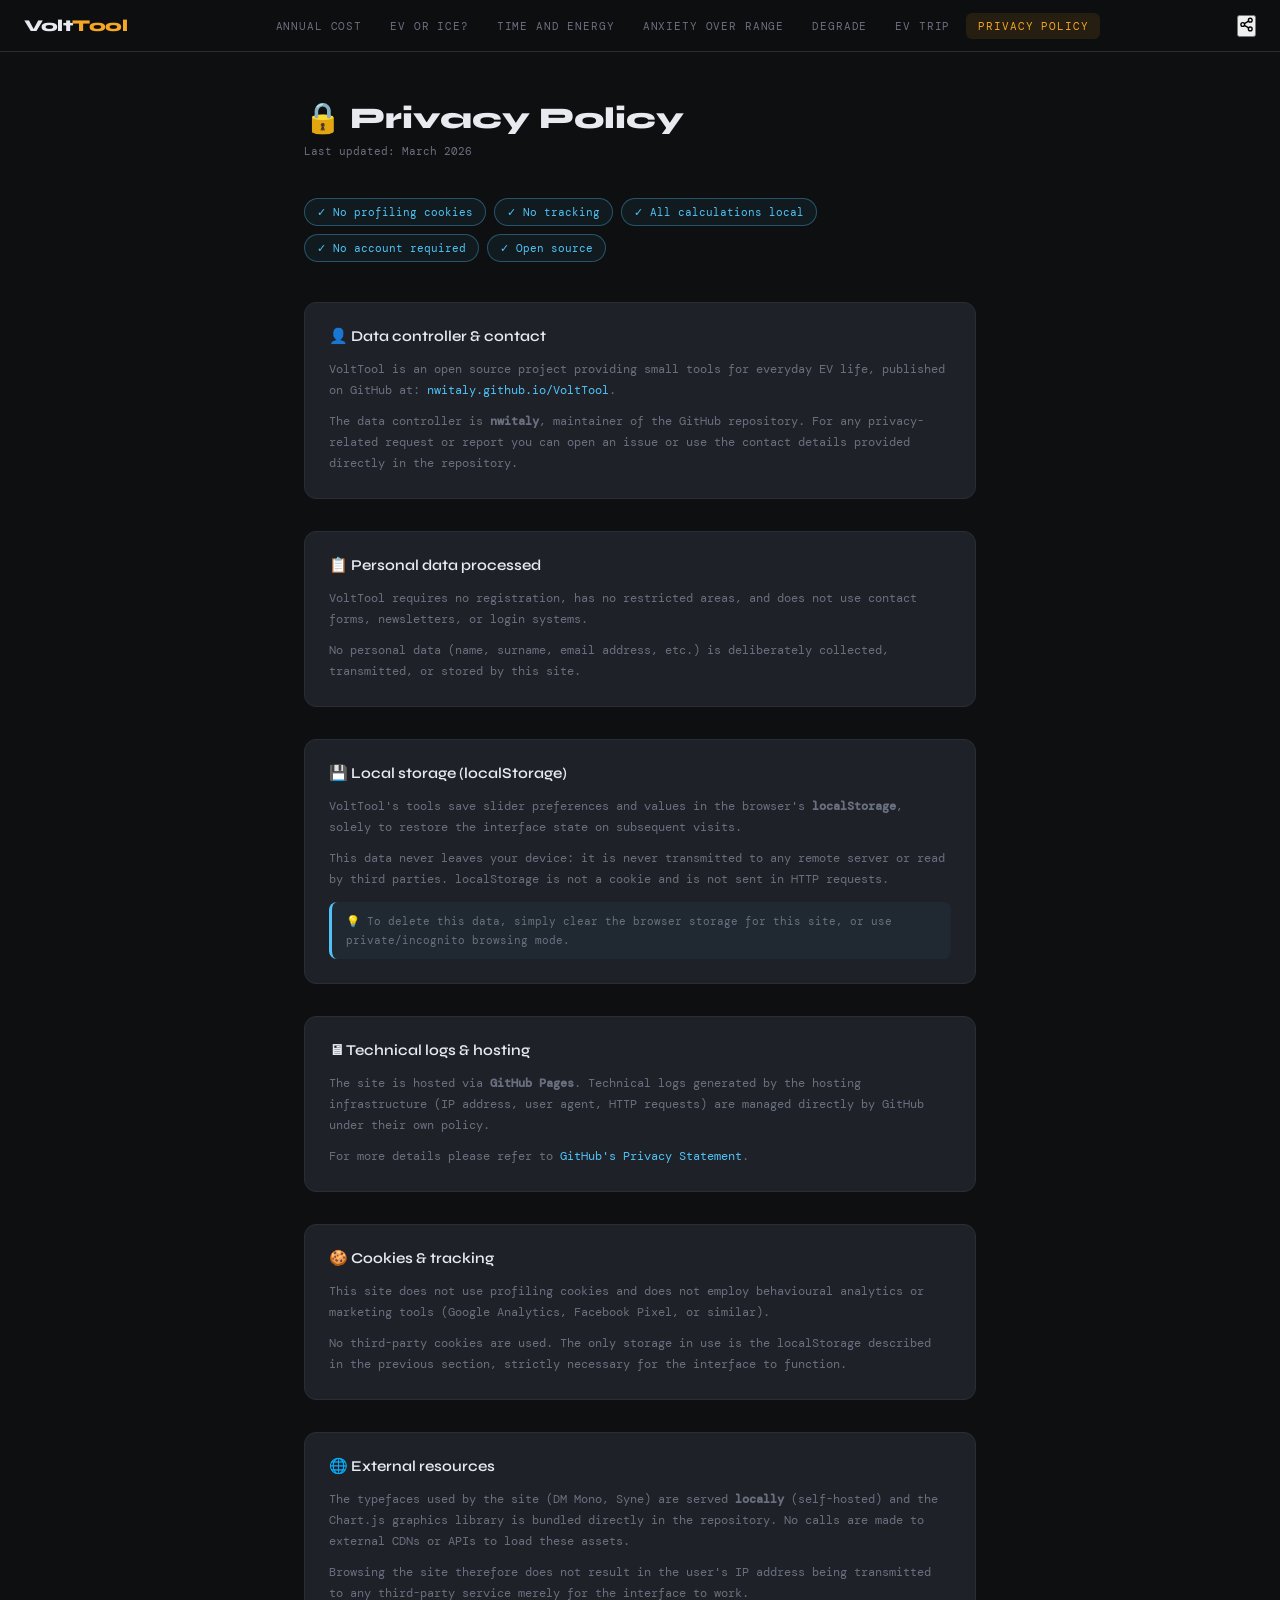
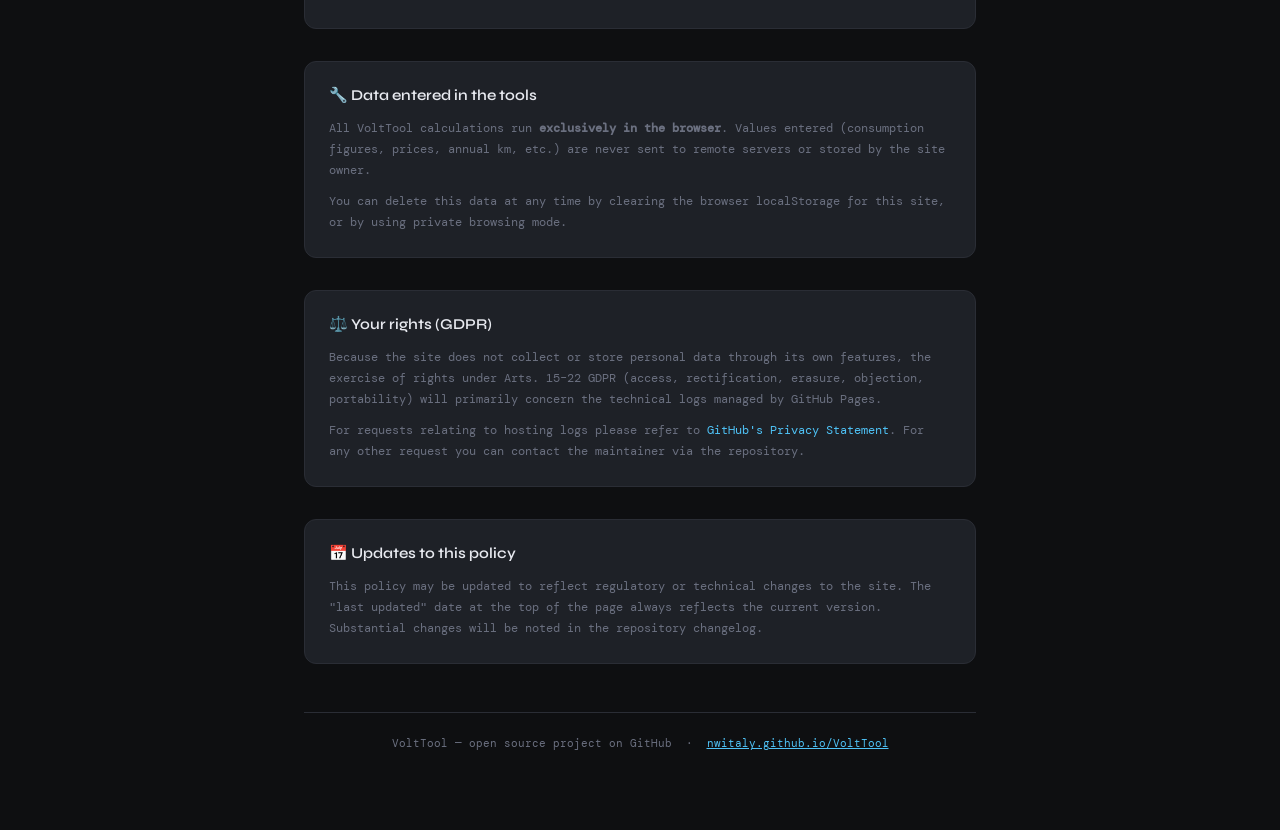
<file: privacy.html>
<!DOCTYPE html>
<html lang="it">

<head>
  <meta charset="UTF-8" />
  <meta name="viewport" content="width=device-width, initial-scale=1.0" />
  <title>VoltTool — Privacy</title>
  <meta name="description"
    content="Informativa sulla privacy per VoltTool: nessun tracciamento, nessun cookie di profilazione, nessun salvataggio di dati personali su server remoti.">
  <link rel="stylesheet" href="assets/css/fonts.css">
  <link rel="stylesheet" href="assets/css/shared.css">
  <style>
    /* ── layout pagina statica ── */
    .privacy-wrap {
      max-width: 720px;
      margin: 0 auto;
      padding: 48px 24px 80px;
    }

    .privacy-hero {
      margin-bottom: 40px;
    }

    .privacy-hero h1 {
      font-family: 'Syne', sans-serif;
      font-weight: 800;
      font-size: 2rem;
      color: var(--text);
      margin: 0 0 8px;
    }

    .privacy-hero .privacy-date {
      font-family: 'DM Mono', monospace;
      font-size: 0.72rem;
      color: var(--muted);
    }

    /* badge di riepilogo */
    .privacy-badges {
      display: flex;
      flex-wrap: wrap;
      gap: 8px;
      margin-bottom: 40px;
    }

    .priv-badge {
      display: inline-flex;
      align-items: center;
      gap: 6px;
      padding: 6px 12px;
      border-radius: 20px;
      border: 1px solid var(--border);
      background: var(--surface2);
      font-family: 'DM Mono', monospace;
      font-size: 0.72rem;
      color: var(--muted);
    }

    .priv-badge.ok {
      border-color: rgba(79, 195, 247, .35);
      background: rgba(79, 195, 247, .06);
      color: var(--elec);
    }

    /* sezioni */
    .priv-section {
      margin-bottom: 32px;
      padding: 24px;
      border-radius: 12px;
      background: var(--surface2);
      border: 1px solid var(--border);
    }

    .priv-section h2 {
      font-family: 'Syne', sans-serif;
      font-weight: 600;
      font-size: 1rem;
      color: var(--text);
      margin: 0 0 14px;
      display: flex;
      align-items: center;
      gap: 8px;
    }

    .priv-section p {
      font-family: 'DM Mono', monospace;
      font-size: 0.8rem;
      color: var(--muted);
      line-height: 1.75;
      margin: 0 0 10px;
    }

    .priv-section p:last-child {
      margin-bottom: 0;
    }

    .priv-section a {
      color: var(--elec);
      text-decoration: none;
    }

    .priv-section a:hover {
      text-decoration: underline;
    }

    /* nota localStorage */
    .priv-note {
      margin-top: 12px;
      padding: 10px 14px;
      border-radius: 8px;
      border-left: 3px solid var(--elec);
      background: rgba(79, 195, 247, .05);
      font-family: 'DM Mono', monospace;
      font-size: 0.75rem;
      color: var(--muted);
      line-height: 1.65;
    }

    /* avviso */
    .priv-warn {
      margin-top: 12px;
      padding: 10px 14px;
      border-radius: 8px;
      border-left: 3px solid #f6ad55;
      background: rgba(246, 173, 85, .05);
      font-family: 'DM Mono', monospace;
      font-size: 0.75rem;
      color: var(--muted);
      line-height: 1.65;
    }

    /* footer privacy */
    .privacy-footer {
      margin-top: 48px;
      padding-top: 24px;
      border-top: 1px solid var(--border);
      font-family: 'DM Mono', monospace;
      font-size: 0.7rem;
      color: var(--muted);
      text-align: center;
    }
  </style>
</head>

<body>

  <!-- Nav iniettata da nav.js -->

  <div id="content-it" class="privacy-wrap">

    <!-- HERO -->
    <div class="privacy-hero">
      <h1>🔒 Informativa sulla privacy</h1>
      <div class="privacy-date">Ultimo aggiornamento: marzo 2026</div>
    </div>

    <!-- BADGE RIEPILOGO -->
    <div class="privacy-badges">
      <span class="priv-badge ok">✓ Nessun cookie di profilazione</span>
      <span class="priv-badge ok">✓ Nessun tracciamento</span>
      <span class="priv-badge ok">✓ Calcoli solo in locale</span>
      <span class="priv-badge ok">✓ Nessun account richiesto</span>
      <span class="priv-badge ok">✓ Open source</span>
    </div>

    <div class="priv-section">
      <h2>👤 Titolare e contatti</h2>
      <p>VoltTool è un progetto open source dedicato a piccoli strumenti per la vita in elettrico,
        pubblicato su GitHub all'indirizzo:
        <a href="https://nwitaly.github.io/VoltTool/" target="_blank"
          rel="noopener noreferrer">nwitaly.github.io/VoltTool</a>.
      </p>
      <p>Il titolare del trattamento è <strong>nwitaly</strong>, maintainer del repository GitHub.
        Per qualsiasi richiesta o segnalazione relativa alla privacy puoi aprire una issue o
        utilizzare i contatti indicati direttamente nel repository.</p>
    </div>

    <div class="priv-section">
      <h2>📋 Dati personali trattati</h2>
      <p>VoltTool non richiede registrazione, non prevede aree riservate e non utilizza moduli
        di contatto, newsletter o sistemi di login.</p>
      <p>Non vengono raccolti, inviati o memorizzati deliberatamente dati personali degli utenti
        (nome, cognome, indirizzo email, ecc.) tramite questo sito.</p>
    </div>

    <div class="priv-section">
      <h2>💾 Salvataggio locale (localStorage)</h2>
      <p>Gli strumenti di VoltTool salvano le preferenze e i valori degli slider nel
        <strong>localStorage</strong> del browser, esclusivamente per ripristinare lo stato
        dell'interfaccia alla visita successiva.
      </p>
      <p>Questi dati non lasciano mai il dispositivo dell'utente: non vengono trasmessi
        a nessun server remoto né letti da terze parti. Il localStorage non è un cookie
        e non viene inviato nelle richieste HTTP.</p>
      <div class="priv-note">
        💡 Per cancellare questi dati è sufficiente svuotare la cache/storage del browser
        per questo sito, oppure utilizzare la modalità di navigazione privata.
      </div>
    </div>

    <div class="priv-section">
      <h2>🖥 Log tecnici e hosting</h2>
      <p>Il sito è ospitato tramite <strong>GitHub Pages</strong>. I log tecnici generati
        dall'infrastruttura di hosting (indirizzo IP, user agent, richieste HTTP) sono gestiti
        direttamente da GitHub secondo le proprie policy.</p>
      <p>Per maggiori dettagli consulta l'
        <a href="https://docs.github.com/en/site-policy/privacy-policies/github-general-privacy-statement"
          target="_blank" rel="noopener noreferrer">informativa sulla privacy di GitHub</a>.
      </p>
    </div>

    <div class="priv-section">
      <h2>🍪 Cookie e strumenti di tracciamento</h2>
      <p>Questo sito non utilizza cookie di profilazione e non impiega strumenti di analisi
        comportamentale o marketing (Google Analytics, Facebook Pixel e simili).</p>
      <p>Non vengono impiegati cookie di terze parti. L'unico storage utilizzato è il
        localStorage descritto nella sezione precedente, strettamente necessario al
        funzionamento dell'interfaccia.</p>
    </div>

    <div class="priv-section">
      <h2>🌐 Risorse esterne</h2>
      <p>I font tipografici utilizzati dal sito (DM Mono, Syne) sono forniti
        <strong>localmente</strong> (self-hosted) e la libreria grafica Chart.js è inclusa
        direttamente nel repository. Non vengono effettuate chiamate a CDN o API esterne
        per il caricamento di questi asset.
      </p>
      <p>La consultazione delle pagine non comporta pertanto la trasmissione dell'indirizzo IP
        dell'utente a servizi di terze parti per il semplice funzionamento dell'interfaccia.</p>
    </div>

    <div class="priv-section">
      <h2>🔧 Dati inseriti negli strumenti</h2>
      <p>Tutti i calcoli di VoltTool avvengono <strong>esclusivamente nel browser</strong>.
        I valori inseriti (consumi, prezzi, km annui, ecc.) non vengono mai inviati
        a server remoti né memorizzati dal titolare del sito.</p>
      <p>L'utente può cancellare i dati in qualsiasi momento svuotando il localStorage
        dal browser o semplicemente utilizzando la navigazione privata.</p>
    </div>

    <div class="priv-section">
      <h2>⚖️ Diritti dell'interessato (GDPR)</h2>
      <p>Poiché il sito non raccoglie né conserva dati personali tramite proprie funzionalità,
        l'esercizio dei diritti previsti dagli artt. 15–22 GDPR (accesso, rettifica, cancellazione,
        opposizione, portabilità) riguarderà principalmente i log tecnici gestiti da GitHub Pages.</p>
      <p>Per richieste relative ai log di hosting fai riferimento alla
        <a href="https://docs.github.com/en/site-policy/privacy-policies/github-general-privacy-statement"
          target="_blank" rel="noopener noreferrer">privacy policy di GitHub</a>.
        Per qualsiasi altra richiesta puoi contattare il maintainer tramite il repository.
      </p>
    </div>

    <div class="priv-section">
      <h2>📅 Aggiornamenti a questa informativa</h2>
      <p>Questa informativa può essere soggetta a modifiche per adeguamenti normativi o tecnici.
        La data di "ultimo aggiornamento" in cima alla pagina indica sempre la versione corrente.
        Le modifiche sostanziali saranno segnalate nel changelog del repository.</p>
    </div>

    <div class="privacy-footer">
      VoltTool — progetto open source su GitHub &nbsp;·&nbsp;
      <a href="https://nwitaly.github.io/VoltTool/" style="color:var(--elec)">nwitaly.github.io/VoltTool</a>
    </div>

  </div>

  <!-- ═══════════════════════ ENGLISH ═══════════════════════ -->

  <div id="content-en" class="privacy-wrap" style="display:none">

    <!-- HERO -->
    <div class="privacy-hero">
      <h1>🔒 Privacy Policy</h1>
      <div class="privacy-date">Last updated: March 2026</div>
    </div>

    <!-- BADGE SUMMARY -->
    <div class="privacy-badges">
      <span class="priv-badge ok">✓ No profiling cookies</span>
      <span class="priv-badge ok">✓ No tracking</span>
      <span class="priv-badge ok">✓ All calculations local</span>
      <span class="priv-badge ok">✓ No account required</span>
      <span class="priv-badge ok">✓ Open source</span>
    </div>

    <div class="priv-section">
      <h2>👤 Data controller &amp; contact</h2>
      <p>VoltTool is an open source project providing small tools for everyday EV life,
        published on GitHub at:
        <a href="https://nwitaly.github.io/VoltTool/" target="_blank"
          rel="noopener noreferrer">nwitaly.github.io/VoltTool</a>.
      </p>
      <p>The data controller is <strong>nwitaly</strong>, maintainer of the GitHub repository.
        For any privacy-related request or report you can open an issue or use the contact
        details provided directly in the repository.</p>
    </div>

    <div class="priv-section">
      <h2>📋 Personal data processed</h2>
      <p>VoltTool requires no registration, has no restricted areas, and does not use contact
        forms, newsletters, or login systems.</p>
      <p>No personal data (name, surname, email address, etc.) is deliberately collected,
        transmitted, or stored by this site.</p>
    </div>

    <div class="priv-section">
      <h2>💾 Local storage (localStorage)</h2>
      <p>VoltTool's tools save slider preferences and values in the browser's
        <strong>localStorage</strong>, solely to restore the interface state on subsequent visits.
      </p>
      <p>This data never leaves your device: it is never transmitted to any remote server or
        read by third parties. localStorage is not a cookie and is not sent in HTTP requests.</p>
      <div class="priv-note">
        💡 To delete this data, simply clear the browser storage for this site,
        or use private/incognito browsing mode.
      </div>
    </div>

    <div class="priv-section">
      <h2>🖥 Technical logs &amp; hosting</h2>
      <p>The site is hosted via <strong>GitHub Pages</strong>. Technical logs generated by the
        hosting infrastructure (IP address, user agent, HTTP requests) are managed directly
        by GitHub under their own policy.</p>
      <p>For more details please refer to
        <a href="https://docs.github.com/en/site-policy/privacy-policies/github-general-privacy-statement"
          target="_blank" rel="noopener noreferrer">GitHub's Privacy Statement</a>.
      </p>
    </div>

    <div class="priv-section">
      <h2>🍪 Cookies &amp; tracking</h2>
      <p>This site does not use profiling cookies and does not employ behavioural analytics
        or marketing tools (Google Analytics, Facebook Pixel, or similar).</p>
      <p>No third-party cookies are used. The only storage in use is the localStorage
        described in the previous section, strictly necessary for the interface to function.</p>
    </div>

    <div class="priv-section">
      <h2>🌐 External resources</h2>
      <p>The typefaces used by the site (DM Mono, Syne) are served <strong>locally</strong>
        (self-hosted) and the Chart.js graphics library is bundled directly in the repository.
        No calls are made to external CDNs or APIs to load these assets.</p>
      <p>Browsing the site therefore does not result in the user's IP address being transmitted
        to any third-party service merely for the interface to work.</p>
    </div>

    <div class="priv-section">
      <h2>🔧 Data entered in the tools</h2>
      <p>All VoltTool calculations run <strong>exclusively in the browser</strong>.
        Values entered (consumption figures, prices, annual km, etc.) are never sent to remote
        servers or stored by the site owner.</p>
      <p>You can delete this data at any time by clearing the browser localStorage for this site,
        or by using private browsing mode.</p>
    </div>

    <div class="priv-section">
      <h2>⚖️ Your rights (GDPR)</h2>
      <p>Because the site does not collect or store personal data through its own features,
        the exercise of rights under Arts. 15–22 GDPR (access, rectification, erasure,
        objection, portability) will primarily concern the technical logs managed by GitHub Pages.</p>
      <p>For requests relating to hosting logs please refer to
        <a href="https://docs.github.com/en/site-policy/privacy-policies/github-general-privacy-statement"
          target="_blank" rel="noopener noreferrer">GitHub's Privacy Statement</a>.
        For any other request you can contact the maintainer via the repository.
      </p>
    </div>

    <div class="priv-section">
      <h2>📅 Updates to this policy</h2>
      <p>This policy may be updated to reflect regulatory or technical changes to the site.
        The "last updated" date at the top of the page always reflects the current version.
        Substantial changes will be noted in the repository changelog.</p>
    </div>

    <div class="privacy-footer">
      VoltTool — open source project on GitHub &nbsp;·&nbsp;
      <a href="https://nwitaly.github.io/VoltTool/" style="color:var(--elec)">nwitaly.github.io/VoltTool</a>
    </div>

  </div>

  <script src="assets/js/i18n.js"></script>
  <script src="assets/js/nav.js"></script>
  <script>
    // Mostra il blocco nella lingua corrente; fallback a IT
    if (lang === 'en') {
      document.getElementById('content-it').style.display = 'none';
      document.getElementById('content-en').style.display = '';
      document.title = 'VoltTool — Privacy Policy';
      document.documentElement.lang = 'en';
    } else {
      document.title = 'VoltTool — Privacy';
    }
  </script>

</body>

</html>
</file>
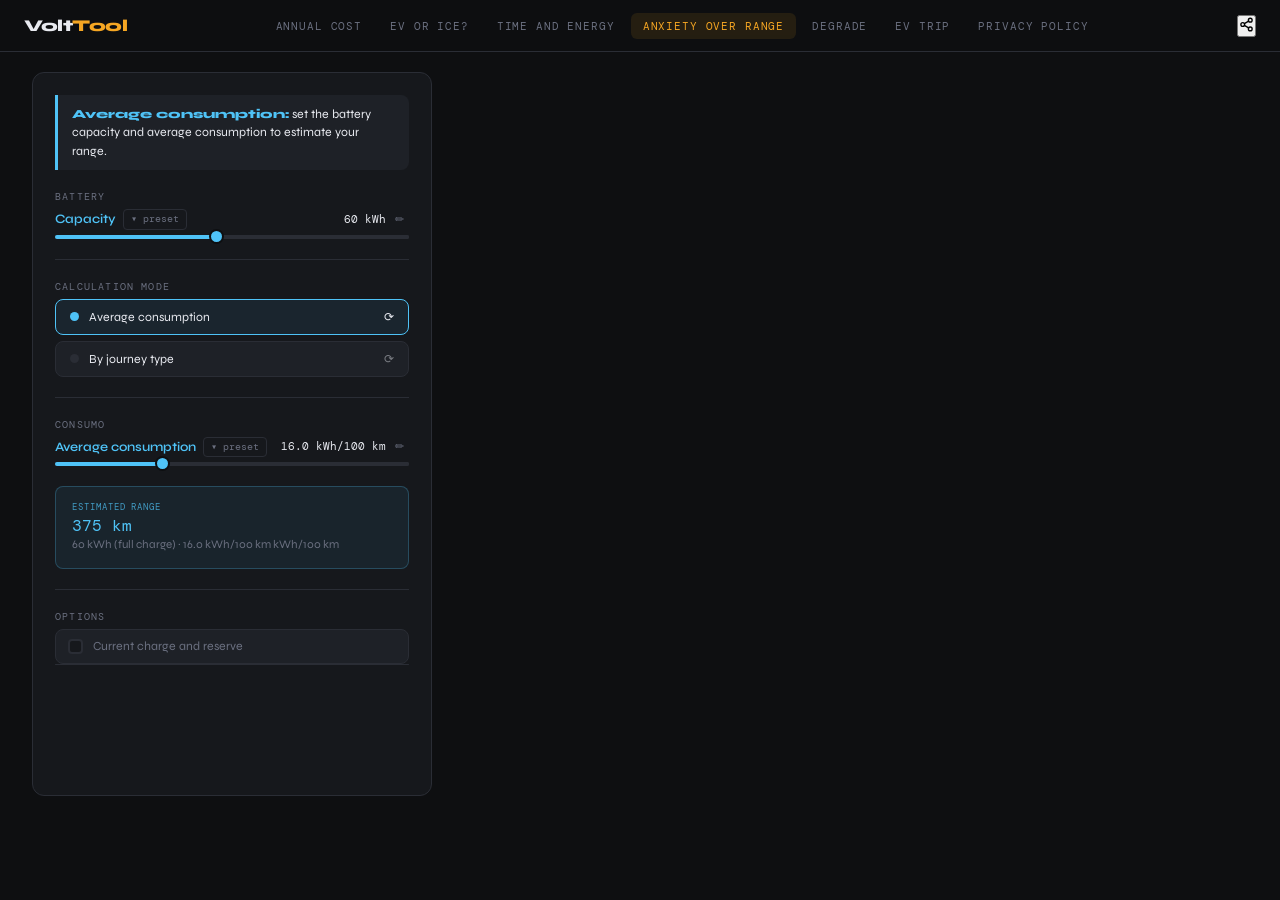
<file: range.html>
<!DOCTYPE html>
<html lang="it">

<head>
  <meta charset="UTF-8" />
  <meta name="viewport" content="width=device-width, initial-scale=1.0" />
  <title>VoltTool — Autonomia</title>
  <link rel="stylesheet" href="assets/css/fonts.css">
  <link rel="stylesheet" href="assets/css/shared.css">
  <script src="assets/js/chart.umd.min.js"></script>
  <style>

    /* ── result box variante elec ── */
    .result-box.range {
      background: rgba(79, 195, 247, .07);
      border: 1px solid rgba(79, 195, 247, .25);
    }
    .rb-label.elec { color: var(--elec); }
    .rb-main.elec  { color: var(--elec); }

    /* ── result box 3 righe per tipo di percorso ── */
    .rb-rows {
      display: flex;
      flex-direction: column;
      gap: 10px;
    }
    .rb-row {
      display: flex;
      justify-content: space-between;
      align-items: baseline;
      gap: 8px;
    }
    .rb-row-label {
      font-size: .82rem;
      color: var(--muted);
    }
    .rb-row-value {
      font-family: 'DM Mono', monospace;
      font-size: 1rem;
      color: var(--elec);
      white-space: nowrap;
    }
    .rb-row-divider {
      border: none;
      border-top: 1px solid rgba(255,255,255,.05);
    }

    /* ── accordion ── */
    .accordion-item { display: flex; flex-direction: column; }

    .check-item {
      display: flex;
      align-items: center;
      gap: 10px;
      padding: 9px 12px;
      border-radius: 8px;
      border: 1px solid var(--border);
      background: var(--surface2);
      cursor: pointer;
      transition: border-color .15s, background .15s;
      font-size: 0.82rem;
      color: var(--muted);
      user-select: none;
    }
    .check-item:hover { border-color: var(--muted); color: var(--text); }
    .check-item.active {
      border-color: var(--elec);
      background: rgba(79, 195, 247, .08);
      color: var(--text);
      border-radius: 8px 8px 0 0;
      border-bottom-color: transparent;
    }
    .chk-box {
      width: 15px; height: 15px;
      border-radius: 4px;
      border: 2px solid var(--border);
      background: var(--surface);
      flex-shrink: 0;
      display: flex; align-items: center; justify-content: center;
      transition: border-color .15s, background .15s;
      font-size: 0.65rem;
      color: transparent;
    }
    .check-item.active .chk-box {
      border-color: var(--elec);
      background: var(--elec);
      color: #0e0f11;
    }
    .acc-panel {
      overflow: hidden;
      max-height: 0;
      transition: max-height .28s ease, padding .28s ease;
      padding: 0 14px;
      border: 1px solid var(--border);
      border-top: none;
      border-radius: 0 0 8px 8px;
      background: var(--surface2);
    }
    .acc-panel.open { max-height: 400px; padding: 14px; }
    .acc-panel .slider-group { gap: 14px; }

    /* ── mini result dentro accordion ── */
    .mini-result {
      background: rgba(79, 195, 247, .06);
      border: 1px solid rgba(79, 195, 247, .2);
      border-radius: 6px;
      padding: 8px 12px;
      display: flex;
      justify-content: space-between;
      align-items: baseline;
      gap: 8px;
    }
    .mini-result-label {
      font-family: 'DM Mono', monospace;
      font-size: 0.65rem;
      color: var(--muted);
      text-transform: uppercase;
      letter-spacing: .08em;
    }
    .mini-result-value {
      font-family: 'DM Mono', monospace;
      font-size: 0.9rem;
      color: var(--elec);
      white-space: nowrap;
    }

    /* ── soc window note ── */
    .soc-window-note {
      font-family: 'DM Mono', monospace;
      font-size: 0.68rem;
      color: var(--muted);
      text-align: center;
      padding: 2px 0;
    }
    .soc-window-note span { color: var(--elec); font-weight: 700; }

    /* ── slider soc ── */
    input[type=range].soc::-webkit-slider-thumb {
      -webkit-appearance: none;
      width: 15px; height: 15px;
      border-radius: 50%;
      background: var(--elec);
      border: 2px solid var(--bg);
      cursor: pointer;
      margin-top: -5.5px;
    }
    input[type=range].soc::-webkit-slider-runnable-track {
      background: linear-gradient(to right, var(--elec) var(--pct, 0%), var(--border) var(--pct, 0%));
      height: 4px;
      border-radius: 4px;
    }

    /* ── chart panel ── */
    .chart-panel {
      background: var(--surface);
      border: 1px solid var(--border);
      border-radius: var(--radius);
      padding: 24px;
      display: flex;
      flex-direction: column;
      gap: 16px;
    }
    .chart-title  { font-size: 1rem; font-weight: 600; }
    .chart-subtitle {
      font-family: 'DM Mono', monospace;
      font-size: .7rem;
      color: var(--muted);
      margin-top: 2px;
    }
    .chart-container {
      position: relative;
      flex: 1;
      min-height: 340px;
    }

  </style>
</head>

<body>

  <!-- Nav iniettata da nav.js -->

  <!-- MODAL numerica -->
  <div class="modal-overlay" id="modal-overlay">
    <div class="modal">
      <h3 id="modal-title"></h3>
      <p id="modal-desc"></p>
      <input type="number" id="modal-input" step="any" />
      <div class="modal-actions">
        <button class="btn btn-secondary" id="btn-cancel">Annulla</button>
        <button class="btn btn-primary" id="btn-ok">OK</button>
      </div>
    </div>
  </div>

  <!-- PRESET POPUP — batteria -->
  <div class="preset-popup" id="popup-battery">
    <div class="preset-card" id="pc-bat-40">
      <span class="pc-icon">🚗</span>
      <span class="pc-label">Compatta</span>
      <span class="pc-value elec-color">40 kWh</span>
    </div>
    <div class="preset-card" id="pc-bat-60">
      <span class="pc-icon">🚙</span>
      <span class="pc-label">Media</span>
      <span class="pc-value elec-color">60 kWh</span>
    </div>
    <div class="preset-card" id="pc-bat-80">
      <span class="pc-icon">🚐</span>
      <span class="pc-label">SUV</span>
      <span class="pc-value elec-color">80 kWh</span>
    </div>
  </div>

  <!-- PRESET POPUP — consumo medio -->
  <div class="preset-popup" id="popup-kwh">
    <div class="preset-card" id="pc-kwh-city">
      <span class="pc-icon">🏙️</span>
      <span class="pc-label">Città</span>
      <span class="pc-value elec-color">12 kWh/100</span>
    </div>
    <div class="preset-card" id="pc-kwh-extra">
      <span class="pc-icon">🛣️</span>
      <span class="pc-label">Extraurbano</span>
      <span class="pc-value elec-color">16 kWh/100</span>
    </div>
    <div class="preset-card" id="pc-kwh-auto">
      <span class="pc-icon">🛤️</span>
      <span class="pc-label">Autostrada</span>
      <span class="pc-value elec-color">20 kWh/100</span>
    </div>
  </div>

  <div class="app" id="app">
    <div class="panel">

      <!-- 1. GUIDA -->
      <div class="guide-box elec-accent">
        <p id="guide-text"></p>
      </div>

      <!-- 2. BATTERIA (sempre visibile) -->
      <div>
        <div class="section-label" id="sec-battery">Batteria</div>
        <div class="slider-group">
          <div class="slider-item">
            <div class="slider-header">
              <span class="slider-name elec-color">
                <span id="sl-label-battery">Capacità</span>
                <div class="preset-wrapper">
                  <button class="preset-btn" onclick="togglePopup('popup-battery', this)">▾ preset</button>
                </div>
              </span>
              <div class="slider-value-wrap">
                <span class="slider-value" id="battery-display">—</span>
                <button class="edit-btn" onclick="openModal('battery')">✏</button>
              </div>
            </div>
            <input type="range" class="elec" id="sl-battery" min="10" max="120" step="1" value="60">
          </div>
        </div>
      </div>

      <hr class="section-divider">

      <!-- 3. MODE BUTTONS -->
      <div>
        <div class="section-label" id="sec-mode">Modalità di calcolo</div>
        <div class="mode-group">
          <button class="mode-btn" id="mode-medio" onclick="setMode('medio')">
            <span class="dot"></span>
            <span id="mode-medio-label">Consumo medio</span>
            <span class="mode-icon">⟳</span>
          </button>
          <button class="mode-btn" id="mode-percorso" onclick="setMode('percorso')">
            <span class="dot"></span>
            <span id="mode-percorso-label">Per tipo di percorso</span>
            <span class="mode-icon">⟳</span>
          </button>
        </div>
      </div>

      <hr class="section-divider">

      <!-- 4a. SEZIONE CONSUMO MEDIO -->
      <div id="section-medio">
        <div class="section-label">Consumo</div>
        <div class="slider-group">
          <div class="slider-item">
            <div class="slider-header">
              <span class="slider-name elec-color">
                <span id="sl-label-kwh">Consumo medio</span>
                <div class="preset-wrapper">
                  <button class="preset-btn" onclick="togglePopup('popup-kwh', this)">▾ preset</button>
                </div>
              </span>
              <div class="slider-value-wrap">
                <span class="slider-value" id="kwh-display">—</span>
                <button class="edit-btn" onclick="openModal('kwh')">✏</button>
              </div>
            </div>
            <input type="range" class="elec" id="sl-kwh" min="8" max="35" step="0.5" value="16">
          </div>
        </div>
      </div>

      <!-- 4b. SEZIONE PER TIPO DI PERCORSO -->
      <div id="section-percorso" style="display:none;">
        <div class="section-label">Consumi per percorso</div>
        <div class="slider-group">

          <div class="slider-item">
            <div class="slider-header">
              <span class="slider-name elec-color" id="sl-label-speed-city">🏙️ Città</span>
              <div class="slider-value-wrap">
                <span class="slider-value" id="speed-city-display">—</span>
                <button class="edit-btn" onclick="openModal('speedCity')">✏</button>
              </div>
            </div>
            <input type="range" class="elec" id="sl-speed-city" min="8" max="35" step="0.5" value="14">
          </div>

          <div class="slider-item">
            <div class="slider-header">
              <span class="slider-name elec-color" id="sl-label-speed-extra">🛣️ Extraurbano</span>
              <div class="slider-value-wrap">
                <span class="slider-value" id="speed-extra-display">—</span>
                <button class="edit-btn" onclick="openModal('speedExtra')">✏</button>
              </div>
            </div>
            <input type="range" class="elec" id="sl-speed-extra" min="8" max="35" step="0.5" value="18">
          </div>

          <div class="slider-item">
            <div class="slider-header">
              <span class="slider-name elec-color" id="sl-label-speed-auto">🛤️ Autostrada</span>
              <div class="slider-value-wrap">
                <span class="slider-value" id="speed-auto-display">—</span>
                <button class="edit-btn" onclick="openModal('speedAuto')">✏</button>
              </div>
            </div>
            <input type="range" class="elec" id="sl-speed-auto" min="8" max="35" step="0.5" value="24">
          </div>

        </div>
      </div>

      <!-- 5. RESULT BOX -->
      <div class="result-box range" id="result-box">

        <!-- modalità medio -->
        <div id="rb-medio">
          <div class="rb-label elec" id="rb-medio-label">Autonomia stimata</div>
          <div class="rb-main elec" id="rb-medio-value">—</div>
          <div class="rb-note" id="rb-medio-note">—</div>
        </div>

        <!-- modalità percorso -->
        <div id="rb-percorso" style="display:none;">
          <div class="rb-label elec" id="rb-percorso-label" style="margin-bottom:10px;">Autonomia per tipo di percorso</div>
          <div class="rb-rows">
            <div class="rb-row">
              <span class="rb-row-label" id="rb-city-label">🏙️ Città</span>
              <span class="rb-row-value" id="rb-city-value">—</span>
            </div>
            <hr class="rb-row-divider">
            <div class="rb-row">
              <span class="rb-row-label" id="rb-extra-label">🛣️ Extraurbano</span>
              <span class="rb-row-value" id="rb-extra-value">—</span>
            </div>
            <hr class="rb-row-divider">
            <div class="rb-row">
              <span class="rb-row-label" id="rb-auto-label">🛤️ Autostrada</span>
              <span class="rb-row-value" id="rb-auto-value">—</span>
            </div>
          </div>
          <div class="rb-note" id="rb-percorso-note" style="margin-top:8px;">—</div>
        </div>

      </div>

      <hr class="section-divider">

      <!-- 6. ACCORDION — Carica attuale e riserva -->
      <div>
        <div class="section-label" id="sec-options">Opzioni</div>
        <div class="accordion-item">
          <div class="check-item" id="chk-soc" onclick="toggleOption('soc')">
            <div class="chk-box">✓</div>
            <span id="chk-soc-label">Carica attuale e riserva</span>
          </div>
          <div class="acc-panel" id="panel-soc">
            <div class="slider-group">

              <div class="slider-item">
                <div class="slider-header">
                  <span class="slider-name elec-color" id="sl-label-soc-start">Carica attuale</span>
                  <div class="slider-value-wrap">
                    <span class="slider-value" id="soc-start-display">—</span>
                    <button class="edit-btn" onclick="openModal('socStart')">✏</button>
                  </div>
                </div>
                <input type="range" class="soc" id="sl-soc-start" min="1" max="100" step="1" value="80">
              </div>

              <div class="soc-window-note" id="soc-window-note">—</div>

              <div class="slider-item">
                <div class="slider-header">
                  <span class="slider-name elec-color" id="sl-label-soc-end">Riserva minima</span>
                  <div class="slider-value-wrap">
                    <span class="slider-value" id="soc-end-display">—</span>
                    <button class="edit-btn" onclick="openModal('socEnd')">✏</button>
                  </div>
                </div>
                <input type="range" class="soc" id="sl-soc-end" min="0" max="50" step="1" value="10">
              </div>

              <div class="mini-result">
                <span class="mini-result-label" id="mini-soc-label">kWh disponibili</span>
                <span class="mini-result-value" id="soc-kwh-value">—</span>
              </div>

            </div>
          </div>
        </div>
      </div>

    </div>

    <!-- CHART PANEL (solo modalità percorso) -->
    <div class="chart-panel" id="chart-panel" style="display:none;">
      <div>
        <div class="chart-title" id="chart-title">Autonomia per tipo di percorso</div>
        <div class="chart-subtitle" id="chart-subtitle">—</div>
      </div>
      <div class="chart-container">
        <canvas id="myChart"></canvas>
      </div>
    </div>

  </div>

  <script src="assets/js/i18n.js"></script>
  <script src="assets/js/i18n_range.js"></script>
  <script src="assets/js/nav.js"></script>
  <script>

    // ═══════════════════════════════════════════════════════════════
    // Applica testi i18n statici
    // ═══════════════════════════════════════════════════════════════
    document.title = t.pageTitle;
    document.getElementById('btn-ok').textContent     = tR.btnOk;
    document.getElementById('btn-cancel').textContent = tR.btnCancel;

    // Preset battery labels
    document.querySelector('#pc-bat-40 .pc-label').textContent = tR.presetBat40;
    document.querySelector('#pc-bat-60 .pc-label').textContent = tR.presetBat60;
    document.querySelector('#pc-bat-80 .pc-label').textContent = tR.presetBat80;

    // Preset kwh labels (riutilizza chiavi da i18n.js)
    document.querySelector('#pc-kwh-city  .pc-label').textContent = t.presetKwhCity;
    document.querySelector('#pc-kwh-extra .pc-label').textContent = t.presetKwhExtra;
    document.querySelector('#pc-kwh-auto  .pc-label').textContent = t.presetKwhAuto;

    // Section labels
    document.getElementById('sec-battery').textContent    = tR.secBattery;
    document.getElementById('sec-mode').textContent       = tR.secMode;
    document.getElementById('sec-options').textContent    = tR.secOptions;

    // Mode buttons
    document.getElementById('mode-medio-label').textContent    = tR.modeMedio;
    document.getElementById('mode-percorso-label').textContent = tR.modePercorso;

    // Slider labels
    document.getElementById('sl-label-battery').textContent     = tR.slBattery;
    document.getElementById('sl-label-kwh').textContent         = tR.slKwh;
    document.getElementById('sl-label-speed-city').textContent  = tR.slSpeedCity;
    document.getElementById('sl-label-speed-extra').textContent = tR.slSpeedExtra;
    document.getElementById('sl-label-speed-auto').textContent  = tR.slSpeedAuto;
    document.getElementById('sl-label-soc-start').textContent   = tR.slSocStart;
    document.getElementById('sl-label-soc-end').textContent     = tR.slSocEnd;

    // Accordion label
    document.getElementById('chk-soc-label').textContent = tR.chkSocLabel;

    // Mini result
    document.getElementById('mini-soc-label').textContent = tR.miniSocLabel;

    // Result box labels
    document.getElementById('rb-medio-label').textContent    = tR.rbMedioLabel;
    document.getElementById('rb-percorso-label').textContent = tR.rbPercorsoLabel;
    document.getElementById('rb-city-label').textContent     = tR.rbCityLabel;
    document.getElementById('rb-extra-label').textContent    = tR.rbExtraLabel;
    document.getElementById('rb-auto-label').textContent     = tR.rbAutoLabel;

    // Chart
    document.getElementById('chart-title').textContent = tR.chartTitle;

    // ═══════════════════════════════════════════════════════════════
    // Intl formatting
    // ═══════════════════════════════════════════════════════════════
    const fmtP1  = new Intl.NumberFormat(navigator.language, { minimumFractionDigits: 1, maximumFractionDigits: 1 });
    const fmtInt = new Intl.NumberFormat(navigator.language, { maximumFractionDigits: 0 });

    // ═══════════════════════════════════════════════════════════════
    // State + localStorage
    // ═══════════════════════════════════════════════════════════════
    const STORAGE_KEY = 'volttool_range_v2';
    const defaults = {
      mode: 'medio',
      battery: 60,
      kwh100: 16,
      speedCity: 14,
      speedExtra: 18,
      speedAuto: 24,
      optSoc: false,
      socStart: 80,
      socEnd: 10,
    };

    function loadState() {
      try {
        const r = localStorage.getItem(STORAGE_KEY);
        if (r) return { ...defaults, ...JSON.parse(r) };
      } catch (e) {}
      return { ...defaults };
    }
    function saveState() {
      try { localStorage.setItem(STORAGE_KEY, JSON.stringify(state)); } catch (e) {}
    }

    const state = loadState();

    // ═══════════════════════════════════════════════════════════════
    // DOM refs
    // ═══════════════════════════════════════════════════════════════
    const slBattery    = document.getElementById('sl-battery');
    const slKwh        = document.getElementById('sl-kwh');
    const slSocStart   = document.getElementById('sl-soc-start');
    const slSocEnd     = document.getElementById('sl-soc-end');
    const slSpeedCity  = document.getElementById('sl-speed-city');
    const slSpeedExtra = document.getElementById('sl-speed-extra');
    const slSpeedAuto  = document.getElementById('sl-speed-auto');

    // ═══════════════════════════════════════════════════════════════
    // Slider fill
    // ═══════════════════════════════════════════════════════════════
    function updateTrack(el) {
      const pct = (parseFloat(el.value) - parseFloat(el.min)) /
                  (parseFloat(el.max)   - parseFloat(el.min)) * 100;
      el.style.setProperty('--pct', pct + '%');
    }

    // ═══════════════════════════════════════════════════════════════
    // Calcoli
    // ═══════════════════════════════════════════════════════════════
    function availableKwh() {
      if (state.optSoc) {
        const windowPct = Math.max(0, state.socStart - state.socEnd) / 100;
        return state.battery * windowPct;
      }
      return state.battery;
    }

    function kmFrom(kwh100) {
      if (kwh100 <= 0) return 0;
      return (availableKwh() / kwh100) * 100;
    }

    // ═══════════════════════════════════════════════════════════════
    // updateUI
    // ═══════════════════════════════════════════════════════════════
    function updateUI() {
      state.battery    = parseFloat(slBattery.value);
      state.kwh100     = parseFloat(slKwh.value);
      state.socStart   = parseFloat(slSocStart.value);
      state.socEnd     = parseFloat(slSocEnd.value);
      state.speedCity  = parseFloat(slSpeedCity.value);
      state.speedExtra = parseFloat(slSpeedExtra.value);
      state.speedAuto  = parseFloat(slSpeedAuto.value);

      // Impedisce socEnd >= socStart
      if (state.socEnd >= state.socStart) {
        state.socEnd = Math.max(0, state.socStart - 1);
        slSocEnd.value = state.socEnd;
      }

      [slBattery, slKwh, slSocStart, slSocEnd,
       slSpeedCity, slSpeedExtra, slSpeedAuto].forEach(updateTrack);

      // Display slider values
      document.getElementById('battery-display').textContent =
        `${fmtInt.format(state.battery)} kWh`;
      document.getElementById('kwh-display').textContent =
        `${fmtP1.format(state.kwh100)} kWh/100 km`;
      document.getElementById('soc-start-display').textContent =
        `${fmtInt.format(state.socStart)} %`;
      document.getElementById('soc-end-display').textContent =
        `${fmtInt.format(state.socEnd)} %`;
      document.getElementById('speed-city-display').textContent =
        `${fmtP1.format(state.speedCity)} kWh/100 km`;
      document.getElementById('speed-extra-display').textContent =
        `${fmtP1.format(state.speedExtra)} kWh/100 km`;
      document.getElementById('speed-auto-display').textContent =
        `${fmtP1.format(state.speedAuto)} kWh/100 km`;

      // SOC window
      const windowPct = Math.max(0, state.socStart - state.socEnd);
      const avKwh     = availableKwh();
      document.getElementById('soc-window-note').innerHTML =
        tR.socWindowNote(fmtInt.format(windowPct), fmtP1.format(avKwh));
      document.getElementById('soc-kwh-value').textContent =
        `${fmtP1.format(avKwh)} kWh`;

      const noteBase = state.optSoc
        ? tR.noteBaseSoc(fmtInt.format(state.socStart), fmtInt.format(state.socEnd), fmtP1.format(avKwh))
        : tR.noteBaseFull(fmtInt.format(state.battery));

      // Result — modalità medio
      if (state.mode === 'medio') {
        const km = kmFrom(state.kwh100);
        document.getElementById('rb-medio-value').textContent =
          `${fmtInt.format(Math.round(km))} km`;
        document.getElementById('rb-medio-note').textContent =
          tR.rbMedioNote(noteBase, `${fmtP1.format(state.kwh100)} kWh/100 km`);
      }

      // Result — modalità percorso
      if (state.mode === 'percorso') {
        document.getElementById('rb-city-value').textContent =
          `${fmtInt.format(Math.round(kmFrom(state.speedCity)))} km`;
        document.getElementById('rb-extra-value').textContent =
          `${fmtInt.format(Math.round(kmFrom(state.speedExtra)))} km`;
        document.getElementById('rb-auto-value').textContent =
          `${fmtInt.format(Math.round(kmFrom(state.speedAuto)))} km`;
        document.getElementById('rb-percorso-note').textContent = noteBase;
      }

      // Chart subtitle
      document.getElementById('chart-subtitle').textContent = state.optSoc
        ? tR.chartSubSoc(fmtInt.format(state.socStart), fmtInt.format(state.socEnd), fmtP1.format(avKwh))
        : tR.chartSubFull(fmtInt.format(state.battery));
    }

    // ═══════════════════════════════════════════════════════════════
    // Chart — linee % batteria vs km (modalità percorso)
    // ═══════════════════════════════════════════════════════════════
    const CHART_STEPS = 80;

    const chart = new Chart(document.getElementById('myChart').getContext('2d'), {
      type: 'line',
      data: { datasets: [] },
      options: {
        responsive: true,
        maintainAspectRatio: false,
        animation: { duration: 150 },
        interaction: { mode: 'index', intersect: false },
        plugins: {
          legend: {
            labels: {
              color: '#9aa0b0',
              font: { family: 'DM Mono', size: 11 },
              boxWidth: 12,
            }
          },
          tooltip: {
            backgroundColor: '#1e2127',
            borderColor: '#2a2d35',
            borderWidth: 1,
            titleColor: '#e8eaf0',
            bodyColor: '#9aa0b0',
            titleFont: { family: 'DM Mono', size: 11 },
            bodyFont: { family: 'DM Mono', size: 11 },
            callbacks: {
              title: items => tR.tooltipKm(fmtInt.format(Math.round(items[0].parsed.x))),
              label: c => c.parsed.y != null
                ? ` ${c.dataset.label}: ${fmtP1.format(c.parsed.y)} %`
                : ''
            }
          }
        },
        scales: {
          x: {
            type: 'linear',
            ticks: {
              color: '#6b7080',
              font: { family: 'DM Mono', size: 10 },
              maxTicksLimit: 10,
              callback: v => fmtInt.format(v) + ' km'
            },
            grid: { color: '#1e2127' },
            title: {
              display: true,
              text: tR.axisKm,
              color: '#6b7080',
              font: { family: 'DM Mono', size: 11 }
            }
          },
          y: {
            min: 0,
            max: 100,
            ticks: {
              color: '#6b7080',
              font: { family: 'DM Mono', size: 10 },
              callback: v => v + ' %'
            },
            grid: { color: '#2a2d35' },
            title: {
              display: true,
              text: tR.axisPct,
              color: '#6b7080',
              font: { family: 'DM Mono', size: 11 }
            }
          }
        }
      }
    });

    // Genera punti (x=km, y=% batteria) per un dato consumo
    function buildLine(kwh100, socFrom, socTo, xMax) {
      const pts = [];
      for (let i = 0; i <= CHART_STEPS; i++) {
        const km      = (xMax / CHART_STEPS) * i;
        const kwhUsed = (kwh100 / 100) * km;
        const pct     = socFrom - (kwhUsed / state.battery) * 100;
        if (pct < socTo - 0.5) break;
        pts.push({ x: km, y: Math.max(socTo, pct) });
      }
      return pts;
    }

    function updateChart() {
      if (state.mode !== 'percorso') return;

      const socFrom = state.optSoc ? state.socStart : 100;
      const socTo   = state.optSoc ? state.socEnd   : 0;
      const avKwh   = availableKwh();

      // xMax = autonomia città (la più lunga, definisce il limite destro del grafico)
      const xMax = (avKwh / state.speedCity) * 100;

      chart.data.datasets = [
        {
          label: tR.dsCity,
          data: buildLine(state.speedCity,  socFrom, socTo, xMax),
          borderColor: '#4fc3f7',
          backgroundColor: 'transparent',
          borderWidth: 2, tension: 0, pointRadius: 0, fill: false,
        },
        {
          label: tR.dsExtra,
          data: buildLine(state.speedExtra, socFrom, socTo, xMax),
          borderColor: '#a8e6a3',
          backgroundColor: 'transparent',
          borderWidth: 2, tension: 0, pointRadius: 0, fill: false,
        },
        {
          label: tR.dsAuto,
          data: buildLine(state.speedAuto,  socFrom, socTo, xMax),
          borderColor: '#f5a623',
          backgroundColor: 'transparent',
          borderWidth: 2, tension: 0, pointRadius: 0, fill: false,
        },
        ...(state.optSoc ? [{
          label: tR.dsRiserva(fmtInt.format(state.socEnd)),
          data: [{ x: 0, y: state.socEnd }, { x: xMax, y: state.socEnd }],
          borderColor: 'rgba(248,113,113,.55)',
          backgroundColor: 'transparent',
          borderWidth: 1.5, borderDash: [4, 3],
          tension: 0, pointRadius: 0, fill: false,
        }] : []),
      ];

      chart.update();
    }

    // ═══════════════════════════════════════════════════════════════
    // setMode
    // ═══════════════════════════════════════════════════════════════
    function setMode(m) {
      state.mode = m;

      document.getElementById('mode-medio').className =
        'mode-btn' + (m === 'medio' ? ' active-elec' : '');
      document.getElementById('mode-percorso').className =
        'mode-btn' + (m === 'percorso' ? ' active-elec' : '');

      document.getElementById('section-medio').style.display    = m === 'medio'    ? '' : 'none';
      document.getElementById('section-percorso').style.display = m === 'percorso' ? '' : 'none';
      document.getElementById('rb-medio').style.display         = m === 'medio'    ? '' : 'none';
      document.getElementById('rb-percorso').style.display      = m === 'percorso' ? '' : 'none';
      document.getElementById('chart-panel').style.display      = m === 'percorso' ? '' : 'none';

      document.getElementById('guide-text').innerHTML = m === 'medio'
        ? tR.guideMedio
        : tR.guidePercorso;

      updateUI();
      updateChart();
      saveState();
    }

    // ═══════════════════════════════════════════════════════════════
    // Accordion
    // ═══════════════════════════════════════════════════════════════
    function applyAccordion(opt, active) {
      document.getElementById('chk-' + opt).classList.toggle('active', active);
      document.getElementById('panel-' + opt).classList.toggle('open', active);
    }

    function toggleOption(opt) {
      const key = 'opt' + opt.charAt(0).toUpperCase() + opt.slice(1);
      state[key] = !state[key];
      applyAccordion(opt, state[key]);
      updateUI();
      updateChart();
      saveState();
    }

    // ═══════════════════════════════════════════════════════════════
    // Preset popup
    // ═══════════════════════════════════════════════════════════════
    let activePopup = null;

    function togglePopup(popupId, btn) {
      const popup = document.getElementById(popupId);
      if (activePopup && activePopup !== popup) activePopup.classList.remove('open');
      if (popup.classList.contains('open')) {
        popup.classList.remove('open'); activePopup = null; return;
      }
      const rect = btn.getBoundingClientRect();
      popup.style.top  = (rect.bottom + 6) + 'px';
      popup.style.left = rect.left + 'px';
      popup.classList.add('open');
      activePopup = popup;
    }

    function applyPreset(field, value) {
      if (field === 'battery') {
        state.battery   = value;
        slBattery.value = Math.max(10, Math.min(120, value));
      }
      if (field === 'kwh') {
        state.kwh100  = value;
        slKwh.value   = Math.max(8, Math.min(35, value));
      }
      if (activePopup) { activePopup.classList.remove('open'); activePopup = null; }
      updateUI(); updateChart(); saveState();
    }

    document.addEventListener('click', e => {
      if (activePopup &&
          !activePopup.contains(e.target) &&
          !e.target.classList.contains('preset-btn')) {
        activePopup.classList.remove('open'); activePopup = null;
      }
    });

    document.getElementById('pc-bat-40').onclick   = () => applyPreset('battery', 40);
    document.getElementById('pc-bat-60').onclick   = () => applyPreset('battery', 60);
    document.getElementById('pc-bat-80').onclick   = () => applyPreset('battery', 80);
    document.getElementById('pc-kwh-city').onclick  = () => applyPreset('kwh', 12);
    document.getElementById('pc-kwh-extra').onclick = () => applyPreset('kwh', 16);
    document.getElementById('pc-kwh-auto').onclick  = () => applyPreset('kwh', 20);

    // ═══════════════════════════════════════════════════════════════
    // Modal
    // ═══════════════════════════════════════════════════════════════
    let modalTarget = null;
    const modalCfg = {
      battery: {
        title: tR.modalTitleBattery, desc: tR.modalDescBattery,
        min: 5, max: 300, step: 1,
        stateKey: 'battery', slid: () => slBattery, slidMin: 10, slidMax: 120
      },
      kwh: {
        title: tR.modalTitleKwh, desc: tR.modalDescKwh,
        min: 1, max: 100, step: 0.1,
        stateKey: 'kwh100', slid: () => slKwh, slidMin: 8, slidMax: 35
      },
      socStart: {
        title: tR.modalTitleSocStart, desc: tR.modalDescSocStart,
        min: 1, max: 100, step: 1,
        stateKey: 'socStart', slid: () => slSocStart, slidMin: 1, slidMax: 100
      },
      socEnd: {
        title: tR.modalTitleSocEnd, desc: tR.modalDescSocEnd,
        min: 0, max: 50, step: 1,
        stateKey: 'socEnd', slid: () => slSocEnd, slidMin: 0, slidMax: 50
      },
      speedCity: {
        title: tR.modalTitleSpeedCity, desc: tR.modalDescSpeedCity,
        min: 1, max: 100, step: 0.1,
        stateKey: 'speedCity', slid: () => slSpeedCity, slidMin: 8, slidMax: 35
      },
      speedExtra: {
        title: tR.modalTitleSpeedExtra, desc: tR.modalDescSpeedExtra,
        min: 1, max: 100, step: 0.1,
        stateKey: 'speedExtra', slid: () => slSpeedExtra, slidMin: 8, slidMax: 35
      },
      speedAuto: {
        title: tR.modalTitleSpeedAuto, desc: tR.modalDescSpeedAuto,
        min: 1, max: 100, step: 0.1,
        stateKey: 'speedAuto', slid: () => slSpeedAuto, slidMin: 8, slidMax: 35
      },
    };

    function openModal(target) {
      modalTarget = target;
      const cfg = modalCfg[target];
      document.getElementById('modal-title').textContent = cfg.title;
      document.getElementById('modal-desc').textContent  = cfg.desc;
      const inp = document.getElementById('modal-input');
      inp.min = cfg.min; inp.max = cfg.max; inp.step = cfg.step;
      inp.value = state[cfg.stateKey];
      document.getElementById('modal-overlay').classList.add('open');
      setTimeout(() => { inp.focus(); inp.select(); }, 60);
    }
    function closeModal() {
      document.getElementById('modal-overlay').classList.remove('open');
      modalTarget = null;
    }
    function confirmModal() {
      if (!modalTarget) return;
      const cfg = modalCfg[modalTarget];
      let val = parseFloat(document.getElementById('modal-input').value);
      if (isNaN(val)) { closeModal(); return; }
      val = Math.max(cfg.min, val);
      state[cfg.stateKey] = val;
      cfg.slid().value = Math.max(cfg.slidMin, Math.min(cfg.slidMax, val));
      closeModal(); updateUI(); updateChart(); saveState();
    }

    document.getElementById('modal-overlay').addEventListener('click', e => {
      if (e.target === e.currentTarget) closeModal();
    });
    document.addEventListener('keydown', e => { if (e.key === 'Escape') closeModal(); });
    document.getElementById('modal-input').addEventListener('keydown', e => {
      if (e.key === 'Enter') confirmModal();
    });
    document.getElementById('btn-ok').addEventListener('click', confirmModal);
    document.getElementById('btn-cancel').addEventListener('click', closeModal);

    // ═══════════════════════════════════════════════════════════════
    // Event listeners
    // ═══════════════════════════════════════════════════════════════
    [slBattery, slKwh, slSocStart, slSocEnd,
     slSpeedCity, slSpeedExtra, slSpeedAuto].forEach(sl => {
      sl.addEventListener('input', updateUI);
      sl.addEventListener('change', () => { updateChart(); saveState(); });
    });

    // ═══════════════════════════════════════════════════════════════
    // Init
    // ═══════════════════════════════════════════════════════════════
    slBattery.value    = Math.max(10, Math.min(120, state.battery));
    slKwh.value        = Math.max(8,  Math.min(35,  state.kwh100));
    slSocStart.value   = Math.max(1,  Math.min(100, state.socStart));
    slSocEnd.value     = Math.max(0,  Math.min(50,  state.socEnd));
    slSpeedCity.value  = Math.max(8,  Math.min(35,  state.speedCity));
    slSpeedExtra.value = Math.max(8,  Math.min(35,  state.speedExtra));
    slSpeedAuto.value  = Math.max(8,  Math.min(35,  state.speedAuto));

    applyAccordion('soc', state.optSoc);
    setMode(state.mode);

  </script>
</body>

</html>
</file>
<file: assets/css/fonts.css>
/* DM Mono 400 */
@font-face {
  font-family: 'DM Mono';
  font-style: normal;
  font-weight: 400;
  font-display: swap;
  src: url('../fonts/dm-mono-v16-latin-regular.woff2') format('woff2');
}

/* DM Mono 500 */
@font-face {
  font-family: 'DM Mono';
  font-style: normal;
  font-weight: 500;
  font-display: swap;
  src: url('../fonts/dm-mono-v16-latin-500.woff2') format('woff2');
}

/* Syne 400 */
@font-face {
  font-family: 'Syne';
  font-style: normal;
  font-weight: 400;
  font-display: swap;
  src: url('../fonts/syne-v24-latin-regular.woff2') format('woff2');
}

/* Syne 600 */
@font-face {
  font-family: 'Syne';
  font-style: normal;
  font-weight: 600;
  font-display: swap;
  src: url('../fonts/syne-v24-latin-600.woff2') format('woff2');
}

/* Syne 800 */
@font-face {
  font-family: 'Syne';
  font-style: normal;
  font-weight: 800;
  font-display: swap;
  src: url('../fonts/syne-v24-latin-800.woff2') format('woff2');
}
</file>
<file: assets/css/shared.css>
/* ═══════════════════════════════════════════════════════════════
   VoltTool — shared.css
   Importa: DM Mono + Syne da Google Fonts (gestito nell'HTML)
   ═══════════════════════════════════════════════════════════════ */

*,
*::before,
*::after {
  box-sizing: border-box;
  margin: 0;
  padding: 0;
}

:root {
  --bg: #0e0f11;
  --surface: #16181c;
  --surface2: #1e2127;
  --border: #2a2d35;
  --fuel: #f5a623;
  --elec: #4fc3f7;
  --cross: #a8e6a3;
  --save: #c084fc;
  --text: #e8eaf0;
  --muted: #6b7080;
  --radius: 12px;
}

html,
body {
  height: 100%;
  background: var(--bg);
  color: var(--text);
  font-family: 'Syne', sans-serif;
  font-size: 15px;
}

/* ─── NAV ──────────────────────────────────────────────────── */
.site-nav {
  position: fixed;
  top: 0;
  left: 0;
  right: 0;
  z-index: 200;
  background: rgba(14, 15, 17, .92);
  backdrop-filter: blur(10px);
  border-bottom: 1px solid var(--border);
  display: flex;
  align-items: center;
  justify-content: space-between;
  padding: 0 24px;
  height: 52px;
}

.nav-logo {
  font-size: 1.1rem;
  font-weight: 800;
  letter-spacing: -0.5px;
  text-decoration: none;
  color: var(--text);
}

.nav-logo span {
  color: var(--fuel);
}

.nav-links {
  display: flex;
  align-items: center;
  gap: 4px;
}

.nav-links a {
  font-family: 'DM Mono', monospace;
  font-size: 0.72rem;
  text-transform: uppercase;
  letter-spacing: 0.08em;
  color: var(--muted);
  text-decoration: none;
  padding: 6px 12px;
  border-radius: 6px;
  transition: color .15s, background .15s;
}

.nav-links a:hover {
  color: var(--text);
  background: var(--surface2);
}

.nav-links a.active {
  color: var(--fuel);
  background: rgba(245, 166, 35, .10);
}

/* hamburger */
.nav-hamburger {
  display: none;
  background: none;
  border: none;
  cursor: pointer;
  padding: 8px;
  color: var(--text);
  flex-direction: column;
  gap: 5px;
}

.nav-hamburger span {
  display: block;
  width: 22px;
  height: 2px;
  background: currentColor;
  border-radius: 2px;
  transition: transform .2s, opacity .2s;
}

.nav-hamburger.open span:nth-child(1) {
  transform: translateY(7px) rotate(45deg);
}

.nav-hamburger.open span:nth-child(2) {
  opacity: 0;
}

.nav-hamburger.open span:nth-child(3) {
  transform: translateY(-7px) rotate(-45deg);
}

/* mobile drawer */
.nav-drawer {
  display: none;
  position: fixed;
  top: 52px;
  left: 0;
  right: 0;
  bottom: 0;
  z-index: 190;
  background: var(--bg);
  border-bottom: 2px solid var(--fuel);
  border-bottom: 1px solid var(--border);
  flex-direction: column;
  padding: 24px 20px;
}

.nav-drawer.open {
  display: flex;
}

.nav-drawer a {
  font-family: 'DM Mono', monospace;
  font-size: 0.8rem;
  text-transform: uppercase;
  letter-spacing: 0.08em;
  color: var(--text);
  text-decoration: none;
  padding: 12px 8px;
  border-bottom: 1px solid var(--border);
  transition: color .15s;
}

.nav-drawer a:last-child {
  border-bottom: none;
}

.nav-drawer a:hover {
  color: var(--text);
}

.nav-drawer a.active {
  color: var(--fuel);
}

@media (max-width: 700px) {
  .nav-links {
    display: none;
  }

  .nav-hamburger {
    display: flex;
  }
}

/* ─── LAYOUT BODY ───────────────────────────────────────────── */
body {
  padding-top: 52px;
}

/* offset per la nav fissa */

header {
  padding: 24px 32px 0;
  display: flex;
  align-items: baseline;
  gap: 12px;
}

header h1 {
  font-size: 1.5rem;
  font-weight: 800;
  letter-spacing: -0.5px;
}

header h1 span {
  color: var(--fuel);
}

header p {
  font-family: 'DM Mono', monospace;
  font-size: 0.7rem;
  color: var(--muted);
  text-transform: uppercase;
  letter-spacing: 0.08em;
}

.app {
  display: grid;
  grid-template-columns: 400px 1fr;
  gap: 20px;
  padding: 20px 32px 32px;
  min-height: calc(100vh - 124px);
}

@media (max-width: 900px) {
  .app {
    grid-template-columns: 1fr;
    padding: 16px;
  }

  header {
    padding: 20px 16px 0;
  }
}

/* ─── PANELS ────────────────────────────────────────────────── */
.panel {
  background: var(--surface);
  border: 1px solid var(--border);
  border-radius: var(--radius);
  padding: 22px;
  display: flex;
  flex-direction: column;
  gap: 20px;
}

.section-label {
  font-family: 'DM Mono', monospace;
  font-size: 0.66rem;
  text-transform: uppercase;
  letter-spacing: 0.12em;
  color: var(--muted);
  margin-bottom: 6px;
}

.section-divider {
  border: none;
  border-top: 1px solid var(--border);
}

/* ─── GUIDE ─────────────────────────────────────────────────── */
.guide-box {
  border-left: 3px solid var(--fuel);
  border-radius: 0 8px 8px 0;
  padding: 10px 14px;
  background: var(--surface2);
}

.guide-box p {
  font-size: 0.82rem;
  color: var(--text);
  line-height: 1.5;
}

.guide-box strong {
  color: var(--fuel);
}

.guide-box.elec-accent {
  border-left-color: var(--elec);
}

.guide-box.elec-accent strong {
  color: var(--elec);
}

.guide-box.free-accent {
  border-left-color: var(--save);
}

.guide-box.free-accent strong {
  color: var(--save);
}

/* ─── MODE BUTTONS ───────────────────────────────────────────── */
.mode-group {
  display: flex;
  flex-direction: column;
  gap: 6px;
}

.mode-btn {
  display: flex;
  align-items: center;
  gap: 10px;
  padding: 10px 14px;
  border-radius: 8px;
  border: 1px solid var(--border);
  background: var(--surface2);
  cursor: pointer;
  transition: border-color .15s, background .15s;
  font-family: 'Syne', sans-serif;
  font-size: 0.82rem;
  color: var(--text);
  width: 100%;
  text-align: left;
}

.mode-btn .dot {
  width: 9px;
  height: 9px;
  border-radius: 50%;
  flex-shrink: 0;
  background: var(--border);
  transition: background .15s;
}

.mode-btn .mode-icon {
  margin-left: auto;
  font-size: 0.78rem;
  opacity: 0.45;
}

.mode-btn.active-fuel {
  border-color: var(--fuel);
  background: rgba(245, 166, 35, .08);
}

.mode-btn.active-fuel .dot {
  background: var(--fuel);
}

.mode-btn.active-fuel .mode-icon {
  opacity: 1;
}

.mode-btn.active-elec {
  border-color: var(--elec);
  background: rgba(79, 195, 247, .08);
}

.mode-btn.active-elec .dot {
  background: var(--elec);
}

.mode-btn.active-elec .mode-icon {
  opacity: 1;
}

.mode-btn.active-free {
  border-color: var(--save);
  background: rgba(192, 132, 252, .08);
}

.mode-btn.active-free .dot {
  background: var(--save);
}

.mode-btn.active-free .mode-icon {
  opacity: 1;
}

/* ─── SLIDERS ────────────────────────────────────────────────── */
.slider-group {
  display: flex;
  flex-direction: column;
  gap: 14px;
}

.slider-item {
  display: flex;
  flex-direction: column;
  gap: 5px;
}

.slider-item.hidden {
  display: none;
}

.slider-header {
  display: flex;
  justify-content: space-between;
  align-items: center;
  gap: 6px;
}

.slider-name {
  font-size: 0.86rem;
  font-weight: 600;
  flex-shrink: 0;
  display: flex;
  align-items: center;
  gap: 7px;
}

.slider-name.fuel-color {
  color: var(--fuel);
}

.slider-name.elec-color {
  color: var(--elec);
}

.slider-name.neutral-color {
  color: var(--cross);
}

.slider-name.save-color {
  color: var(--save);
}

.slider-value-wrap {
  display: flex;
  align-items: center;
  gap: 4px;
  margin-left: auto;
}

.slider-value {
  font-family: 'DM Mono', monospace;
  font-size: 0.76rem;
  color: var(--text);
  white-space: nowrap;
}

.slider-value.computed {
  color: var(--cross);
  background: rgba(168, 230, 163, .07);
  border: 1px solid rgba(168, 230, 163, .2);
  border-radius: 4px;
  padding: 2px 6px;
}

.edit-btn {
  background: none;
  border: none;
  cursor: pointer;
  color: var(--muted);
  font-size: 0.72rem;
  padding: 2px 5px;
  border-radius: 4px;
  transition: color .15s, background .15s;
  line-height: 1;
}

.edit-btn:hover {
  color: var(--text);
  background: var(--border);
}

.preset-btn {
  background: none;
  border: 1px solid var(--border);
  cursor: pointer;
  color: var(--muted);
  font-size: 0.68rem;
  padding: 2px 7px;
  border-radius: 4px;
  font-family: 'DM Mono', monospace;
  transition: color .15s, background .15s, border-color .15s;
  line-height: 1.4;
  white-space: nowrap;
}

.preset-btn:hover {
  color: var(--text);
  background: var(--surface2);
  border-color: var(--muted);
}

input[type=range] {
  -webkit-appearance: none;
  width: 100%;
  height: 4px;
  border-radius: 4px;
  background: var(--border);
  outline: none;
  cursor: pointer;
  transition: opacity .2s;
}

input[type=range]:disabled {
  opacity: .2;
  cursor: not-allowed;
}

input[type=range].fuel::-webkit-slider-thumb {
  -webkit-appearance: none;
  width: 15px;
  height: 15px;
  border-radius: 50%;
  background: var(--fuel);
  border: 2px solid var(--bg);
  cursor: pointer;
  margin-top: -5.5px;
}

input[type=range].elec::-webkit-slider-thumb {
  -webkit-appearance: none;
  width: 15px;
  height: 15px;
  border-radius: 50%;
  background: var(--elec);
  border: 2px solid var(--bg);
  cursor: pointer;
  margin-top: -5.5px;
}

input[type=range].neutral::-webkit-slider-thumb {
  -webkit-appearance: none;
  width: 15px;
  height: 15px;
  border-radius: 50%;
  background: var(--cross);
  border: 2px solid var(--bg);
  cursor: pointer;
  margin-top: -5.5px;
}

input[type=range].save::-webkit-slider-thumb {
  -webkit-appearance: none;
  width: 15px;
  height: 15px;
  border-radius: 50%;
  background: var(--save);
  border: 2px solid var(--bg);
  cursor: pointer;
  margin-top: -5.5px;
}

input[type=range].fuel::-webkit-slider-runnable-track {
  background: linear-gradient(to right, var(--fuel) var(--pct, 0%), var(--border) var(--pct, 0%));
  height: 4px;
  border-radius: 4px;
}

input[type=range].elec::-webkit-slider-runnable-track {
  background: linear-gradient(to right, var(--elec) var(--pct, 0%), var(--border) var(--pct, 0%));
  height: 4px;
  border-radius: 4px;
}

input[type=range].neutral::-webkit-slider-runnable-track {
  background: linear-gradient(to right, var(--cross) var(--pct, 0%), var(--border) var(--pct, 0%));
  height: 4px;
  border-radius: 4px;
}

input[type=range].save::-webkit-slider-runnable-track {
  background: linear-gradient(to right, var(--save) var(--pct, 0%), var(--border) var(--pct, 0%));
  height: 4px;
  border-radius: 4px;
}

/* ─── RESULT BOX ─────────────────────────────────────────────── */
.result-box {
  border-radius: 8px;
  padding: 14px 16px;
  display: flex;
  flex-direction: column;
  gap: 8px;
}

.result-box.breakeven {
  background: rgba(168, 230, 163, .07);
  border: 1px solid rgba(168, 230, 163, .25);
}

.result-box.free-mode {
  background: rgba(192, 132, 252, .07);
  border: 1px solid rgba(192, 132, 252, .25);
}

.rb-label {
  font-family: 'DM Mono', monospace;
  font-size: .63rem;
  text-transform: uppercase;
  letter-spacing: .1em;
  opacity: .75;
  margin-bottom: 2px;
}

.rb-label.green {
  color: var(--cross);
}

.rb-label.purple {
  color: var(--save);
}

.rb-main {
  font-family: 'DM Mono', monospace;
  font-size: 1.08rem;
}

.rb-main.green {
  color: var(--cross);
}

.rb-main.elec-save {
  color: var(--cross);
}

.rb-main.fuel-save {
  color: #f87171;
}

.rb-main.zero {
  color: var(--muted);
}

.rb-divider {
  border: none;
  border-top: 1px solid rgba(255, 255, 255, .06);
}

.rb-note {
  font-size: .77rem;
  color: var(--muted);
  line-height: 1.55;
}

/* ─── CHART PANEL ────────────────────────────────────────────── */
.chart-panel {
  background: var(--surface);
  border: 1px solid var(--border);
  border-radius: var(--radius);
  padding: 24px;
  display: flex;
  flex-direction: column;
  gap: 16px;
}

.chart-title {
  font-size: 1rem;
  font-weight: 600;
}

.chart-subtitle {
  font-family: 'DM Mono', monospace;
  font-size: .7rem;
  color: var(--muted);
  margin-top: 2px;
}

.chart-container {
  position: relative;
  flex: 1;
  min-height: 340px;
}

.chart-placeholder {
  display: flex;
  align-items: center;
  justify-content: center;
  flex: 1;
  min-height: 340px;
  border: 1px dashed var(--border);
  border-radius: 8px;
}

.chart-placeholder p {
  font-family: 'DM Mono', monospace;
  font-size: .8rem;
  color: var(--muted);
  text-align: center;
  line-height: 1.7;
}

/* ─── MODAL ──────────────────────────────────────────────────── */
.modal-overlay {
  display: none;
  position: fixed;
  inset: 0;
  background: rgba(0, 0, 0, .75);
  backdrop-filter: blur(4px);
  z-index: 300;
  align-items: center;
  justify-content: center;
}

.modal-overlay.open {
  display: flex;
}

.modal {
  background: var(--surface);
  border: 1px solid var(--border);
  border-radius: var(--radius);
  padding: 26px;
  min-width: 280px;
  max-width: 360px;
  width: 90%;
  display: flex;
  flex-direction: column;
  gap: 14px;
}

.modal h3 {
  font-size: 1rem;
  font-weight: 700;
}

.modal p {
  font-size: .8rem;
  color: var(--muted);
  line-height: 1.5;
}

.modal input[type=number] {
  width: 100%;
  padding: 10px 12px;
  background: var(--surface2);
  border: 1px solid var(--border);
  border-radius: 8px;
  color: var(--text);
  font-family: 'DM Mono', monospace;
  font-size: 1rem;
  outline: none;
  transition: border-color .15s;
}

.modal input[type=number]:focus {
  border-color: var(--fuel);
}

.modal-actions {
  display: flex;
  gap: 10px;
  justify-content: flex-end;
}

.btn {
  padding: 9px 20px;
  border-radius: 8px;
  border: none;
  font-family: 'Syne', sans-serif;
  font-size: .85rem;
  font-weight: 600;
  cursor: pointer;
  transition: opacity .15s;
}

.btn-primary {
  background: var(--fuel);
  color: #0e0f11;
}

.btn-secondary {
  background: var(--surface2);
  color: var(--muted);
  border: 1px solid var(--border);
}

.btn:hover {
  opacity: .82;
}

/* ─── PRESET POPUP ───────────────────────────────────────────── */
.preset-popup {
  display: none;
  position: fixed;
  z-index: 50;
  background: var(--surface);
  border: 1px solid var(--border);
  border-radius: 10px;
  padding: 12px;
  gap: 8px;
  box-shadow: 0 8px 32px rgba(0, 0, 0, .5);
}

.preset-popup.open {
  display: flex;
}

.preset-card {
  display: flex;
  flex-direction: column;
  align-items: center;
  gap: 6px;
  padding: 10px 14px;
  border-radius: 8px;
  border: 1px solid var(--border);
  background: var(--surface2);
  cursor: pointer;
  transition: border-color .15s, background .15s;
  min-width: 80px;
}

.preset-card:hover {
  border-color: var(--muted);
  background: #252830;
}

.preset-card .pc-icon {
  font-size: 1.6rem;
  line-height: 1;
}

.preset-card .pc-label {
  font-size: .7rem;
  color: var(--muted);
  font-family: 'DM Mono', monospace;
  text-align: center;
}

.preset-card .pc-value {
  font-size: .78rem;
  font-weight: 700;
  font-family: 'DM Mono', monospace;
}

.preset-card .pc-value.fuel-color {
  color: var(--fuel);
}

.preset-card .pc-value.elec-color {
  color: var(--elec);
}

.preset-wrapper {
  position: relative;
  display: inline-block;
}

/* ─── EMPTY STATE (pagine in costruzione) ────────────────────── */
.page-empty {
  display: flex;
  flex-direction: column;
  align-items: center;
  justify-content: center;
  min-height: calc(100vh - 52px);
  gap: 16px;
  text-align: center;
  padding: 32px;
}

.page-empty .empty-icon {
  font-size: 3rem;
  opacity: .5;
}

.page-empty h2 {
  font-size: 1.4rem;
  font-weight: 800;
}

.page-empty p {
  font-family: 'DM Mono', monospace;
  font-size: 0.75rem;
  color: var(--muted);
  max-width: 360px;
  line-height: 1.7;
}

.page-empty .tag {
  font-family: 'DM Mono', monospace;
  font-size: 0.68rem;
  text-transform: uppercase;
  letter-spacing: 0.1em;
  color: var(--fuel);
  background: rgba(245, 166, 35, .1);
  border: 1px solid rgba(245, 166, 35, .25);
  border-radius: 6px;
  padding: 4px 10px;
}
</file>
